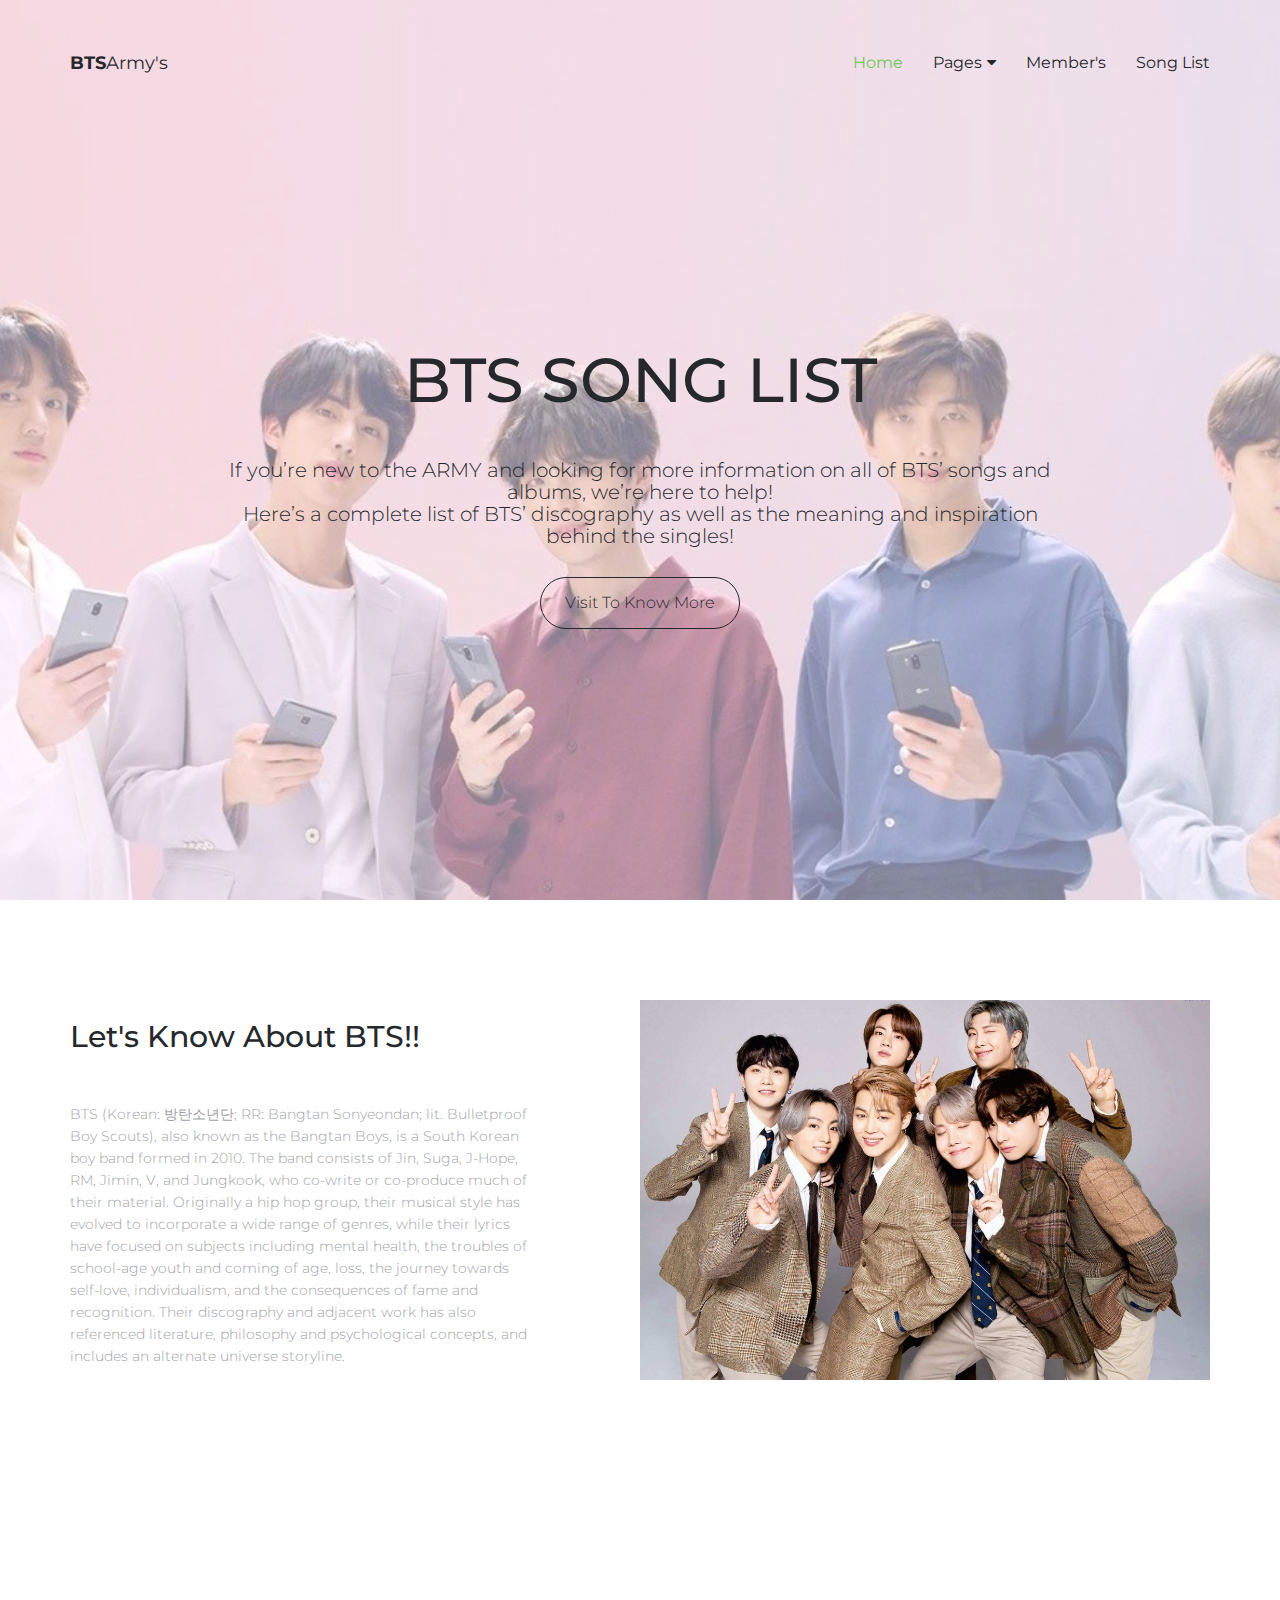
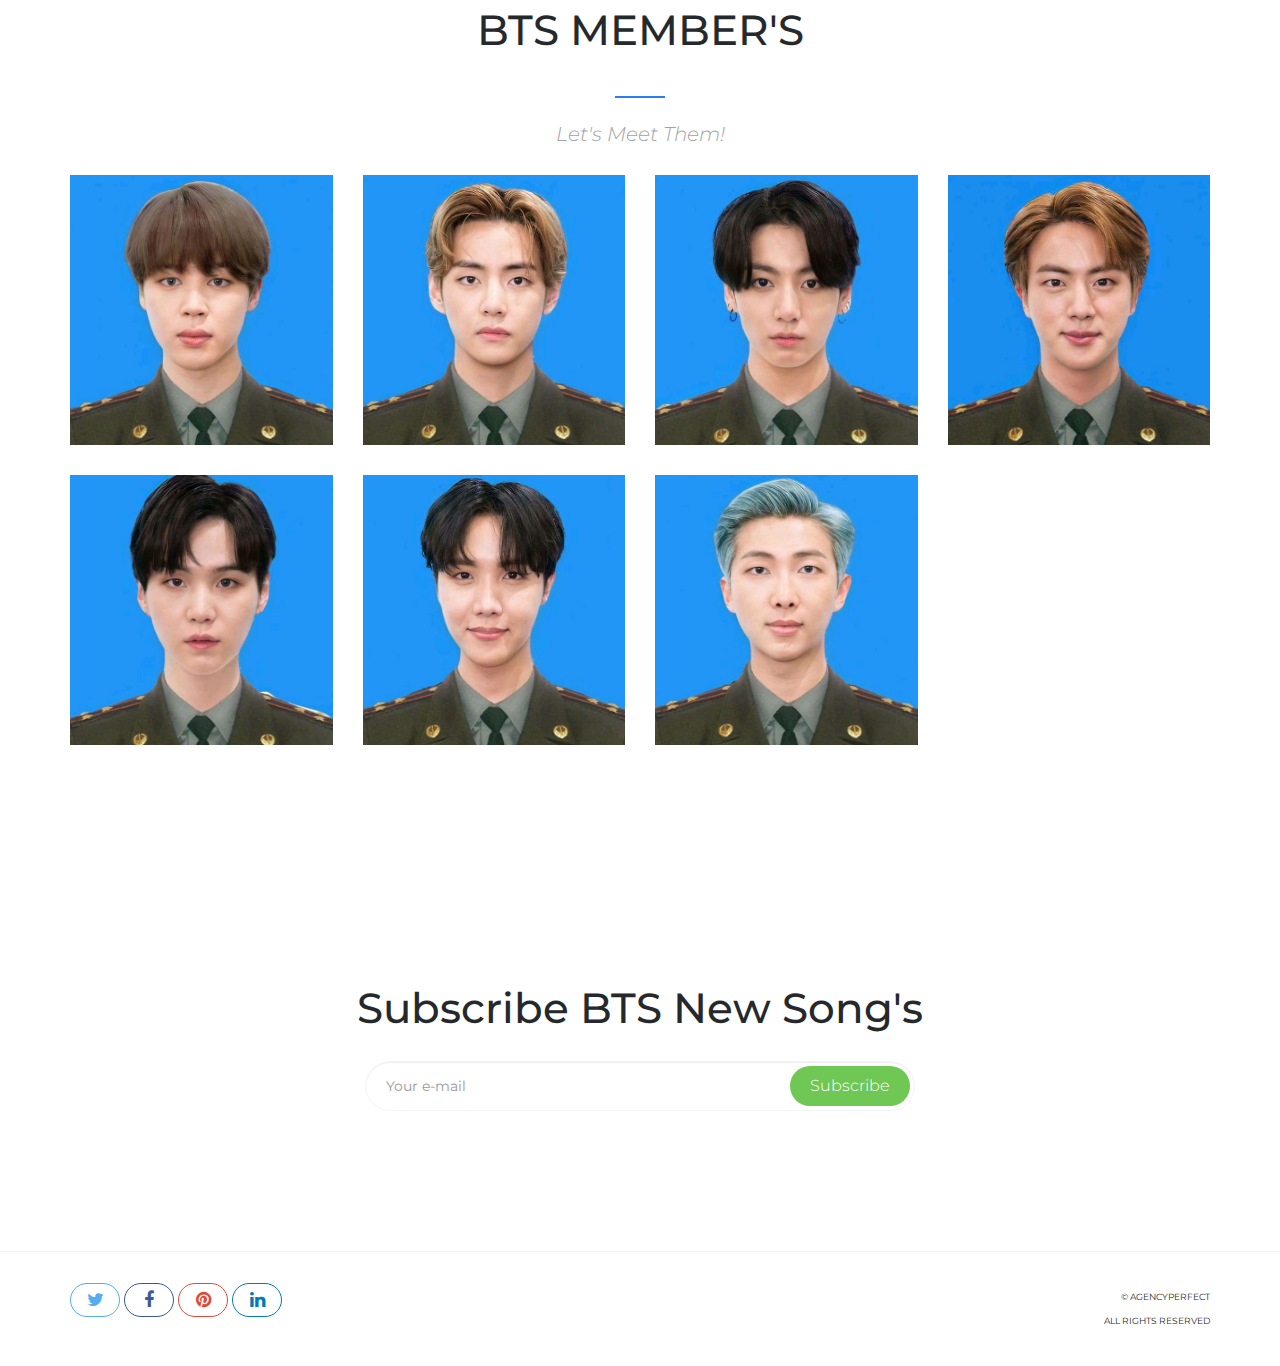
<file: index.html>
<!DOCTYPE html>
<html lang="en">
<head>

    <!-- Basic Page Needs
    ================================================== -->
    <meta http-equiv="Content-Type" content="text/html; charset=utf-8">
    <meta http-equiv="X-UA-Compatible" content="IE=edge">

    <title>My Responsive Website</title>

    <meta name="description" content="">
    <meta name="author" content="">
    <meta name="keywords" content="">

    <!-- Mobile Specific Metas
    ================================================== -->
    <meta name="viewport" content="width=device-width, minimum-scale=1.0, maximum-scale=1.0">
    <meta name="apple-mobile-web-app-capable" content="yes">

    <!-- Fonts -->
    <link href="https://fonts.googleapis.com/css?family=Montserrat:300,300i,400,600,700" rel="stylesheet">
    <link rel="stylesheet" href="http://cdnjs.cloudflare.com/ajax/libs/font-awesome/4.4.0/css/font-awesome.min.css">

    <!-- Favicon
    ================================================== -->
    <link rel="apple-touch-icon" sizes="180x180" href="assets/img/apple-touch-icon.png">
    <link rel="icon" type="image/png" sizes="16x16" href="assets/img/favicon.png">

    <!-- Stylesheets
    ================================================== -->
    <!-- Bootstrap core CSS -->
    <link href="assets/css/bootstrap.min.css" rel="stylesheet">

    <!-- Custom styles for this template -->
    <link href="assets/css/style.css" rel="stylesheet">
    <link href="assets/css/responsive.css" rel="stylesheet">

    <!-- HTML5 shim and Respond.js IE8 support of HTML5 elements and media queries -->
    <!--[if lt IE 9]>
    <script src="https://oss.maxcdn.com/libs/html5shiv/3.7.0/html5shiv.js"></script>
    <script src="https://oss.maxcdn.com/libs/respond.js/1.4.2/respond.min.js"></script>
    <![endif]-->

</head>
<body>

    <header id="masthead" class="site-header">
        <nav id="primary-navigation" class="site-navigation">
            <div class="container">

                <div class="navbar-header">
                   
                    <a class="site-title"><span>BTS</span>Army's</a>

                </div><!-- /.navbar-header -->

                <div class="collapse navbar-collapse" id="agency-navbar-collapse">

                    <ul class="nav navbar-nav navbar-right">

                        <li class="active"><a href="index.html" data-toggle="dropdown">Home</a></li>
                        <li class="dropdown"><a href="#" class="dropdown-toggle" data-toggle="dropdown">Pages<i class="fa fa-caret-down hidden-xs" aria-hidden="true"></i></a>

                            <ul class="dropdown-menu" role="menu" aria-labelledby="menu1">
                              <li><a href="member's.html">Member's</a></li>
                              <li><a href="Song list.html">Song List</a></li>
                            </ul>

                        </li>
                        <li><a href="member's.html">Member's</a></li>
                        <li><a href="Song list.html">Song List</a></li>
                        

                    </ul>

                </div>

            </div>   
        </nav><!-- /.site-navigation -->
    </header><!-- /#mastheaed -->

    <div id="hero" class="hero overlay">
        <div class="hero-content">
            <div class="hero-text">
                <h1>BTS SONG LIST</h1>
                <p>If you’re new to the ARMY and looking for more information on all of BTS’ songs and albums, we’re here to help! <br>Here’s a complete list of BTS’ discography as well as the meaning and inspiration behind the singles!</p>
                <a href="#" class="btn btn-border">Visit To Know More</a>
            </div><!-- /.hero-text -->
        </div><!-- /.hero-content -->
    </div><!-- /.hero -->

    <main id="main" class="site-main">

        <section class="site-section section-features">
            <div class="container">
                <div class="row">
                    <div class="col-sm-5">
                        <h2>Let's Know About BTS!!</h2>
                        <p>BTS (Korean: 방탄소년단; RR: Bangtan Sonyeondan; lit. Bulletproof Boy Scouts), also known as the Bangtan Boys, is a South Korean boy band formed in 2010. The band consists of Jin, Suga, J-Hope, RM, Jimin, V, and Jungkook, who co-write or co-produce much of their material. Originally a hip hop group, their musical style has evolved to incorporate a wide range of genres, while their lyrics have focused on subjects including mental health, the troubles of school-age youth and coming of age, loss, the journey towards self-love, individualism, and the consequences of fame and recognition. Their discography and adjacent work has also referenced literature, philosophy and psychological concepts, and includes an alternate universe storyline.</p>
                    </div>
                    <div class="col-sm-7 hidden-xs">
                        <img src="assets/img/members.jpg" alt="">
                    </div>
                </div>
            </div>
        </section><!-- /.section-features -->

       

        

        <section class="site-section section-portfolio">
            <div class="container">
                <div class="text-center">
                    <h2 class="heading-separator">BTS MEMBER'S</h2>
                    <p class="subheading-text">Let's Meet Them!</p>
                </div>
                <div class="row">
                    <div class="col-lg-3 col-md-4 col-xs-6">
                        <div class="portfolio-item">
                            <img src="assets/img/member_1.jpg" class="img-res" alt="">
                            <h4 class="portfolio-item-title">Member # 1<br>---JIMIN ---</h4>
                            
                            <a href="portfolio-item.html"><i class="fa fa-arrow-right" aria-hidden="true"></i></a>
                        </div><!-- /.portfolio-item -->
                    </div>
                    <div class="col-lg-3 col-md-4 col-xs-6">
                        <div class="portfolio-item">
                            <img src="assets/img/member_2.jpg" class="img-res" alt="">
                            <h4 class="portfolio-item-title">Member # 2<br>---V---</h4>
                            <a href="portfolio-item.html"><i class="fa fa-arrow-right" aria-hidden="true"></i></a>
                        </div><!-- /.portfolio-item -->
                    </div>
                    <div class="col-lg-3 col-md-4 col-xs-6">
                        <div class="portfolio-item">
                            <img src="assets/img/member_3.jpg" class="img-res" alt="">
                            <h4 class="portfolio-item-title">Member # 3<br>---JUNGKOOK---</h4>
                            <a href="portfolio-item.html"><i class="fa fa-arrow-right" aria-hidden="true"></i></a>
                        </div><!-- /.portfolio-item -->
                    </div>
                    <div class="col-lg-3 col-md-4 col-xs-6">
                        <div class="portfolio-item">
                            <img src="assets/img/member_4.jpg" class="img-res" alt="">
                            <h4 class="portfolio-item-title">Member # 4<br>---JIN---</h4>
                            <a href="portfolio-item.html"><i class="fa fa-arrow-right" aria-hidden="true"></i></a>
                        </div><!-- /.portfolio-item -->
                    </div>
                    <div class="col-lg-3 col-md-4 col-xs-6">
                        <div class="portfolio-item">
                            <img src="assets/img/member_5.jpg" class="img-res" alt="">
                            <h4 class="portfolio-item-title">Member # 5<br>---SUGA---</h4>
                            <a href="portfolio-item.html"><i class="fa fa-arrow-right" aria-hidden="true"></i></a>
                        </div><!-- /.portfolio-item -->
                    </div>
                    <div class="col-lg-3 col-md-4 col-xs-6">
                        <div class="portfolio-item">
                            <img src="assets/img/member_6.jpg" class="img-res" alt="">
                            <h4 class="portfolio-item-title">Member # 6<br>---J-HOPE---</h4>
                            <a href="portfolio-item.html"><i class="fa fa-arrow-right" aria-hidden="true"></i></a>
                        </div><!-- /.portfolio-item -->
                    </div>
                    <div class="col-lg-3 col-md-4 col-xs-6">
                        <div class="portfolio-item">
                            <img src="assets/img/member_7.jpg" class="img-res" alt="">
                            <h4 class="portfolio-item-title">Member # 7<br>---RM---</h4>
                            <a href="portfolio-item.html"><i class="fa fa-arrow-right" aria-hidden="true"></i></a>
                        </div><!-- /.portfolio-item -->
                    </div>
                    
                </div>
            </div>
        </section><!-- /.section-portfolio -->

        <section class="site-section section-newsletter text-center">
            <div class="container">
                <h2>Subscribe BTS New Song's</h2>
                <form class="form-group newsletter-group">
                    <input type="email" class="form-control" placeholder="Your e-mail" required>
                    <button class="btn btn-green" type="button">Subscribe</button>
                </form><!-- /.newsletter-group -->
            </div>
        </section><!-- /.section-newsletter -->

    </main><!-- /#main -->

        <div class="copyright">
            <div class="container">
                <div class="row">
                    <div class="col-xs-8">
                        <div class="social-links">
                            <a class="twitter-bg" href="#"><i class="fa fa-twitter"></i></a>
                            <a class="facebook-bg" href="#"><i class="fa fa-facebook"></i></a>
                            <a class="pinterest" href="#"><i class="fa fa-pinterest"></i></a>
                            <a class="linkedin-bg" href="#"><i class="fa fa-linkedin"></i></a>
                        </div><!-- /.social-links -->
                    </div>
                    <div class="col-xs-4">
                        <div class="text-right">
                            <p>&copy; AgencyPerfect</p>
                            <p>All Rights Reserved</p>
                        </div>
                    </div>
                </div>
            </div>
        </div><!-- /.copyright -->
    </footer><!-- /#footer -->


    <!-- Bootstrap core JavaScript
    ================================================== -->
    <!-- Placed at the end of the document so the pages load faster -->
    <script src="https://ajax.googleapis.com/ajax/libs/jquery/3.1.1/jquery.min.js"></script>
    <script src="assets/js/bootstrap.min.js"></script>
    <script src="assets/js/bootstrap-select.min.js"></script>
    <script src="assets/js/jquery.slicknav.min.js"></script>
    <script src="assets/js/jquery.countTo.min.js"></script>
    <script src="assets/js/jquery.shuffle.min.js"></script>
    <script src="assets/js/script.js"></script>
  
</body>
</html>
</file>
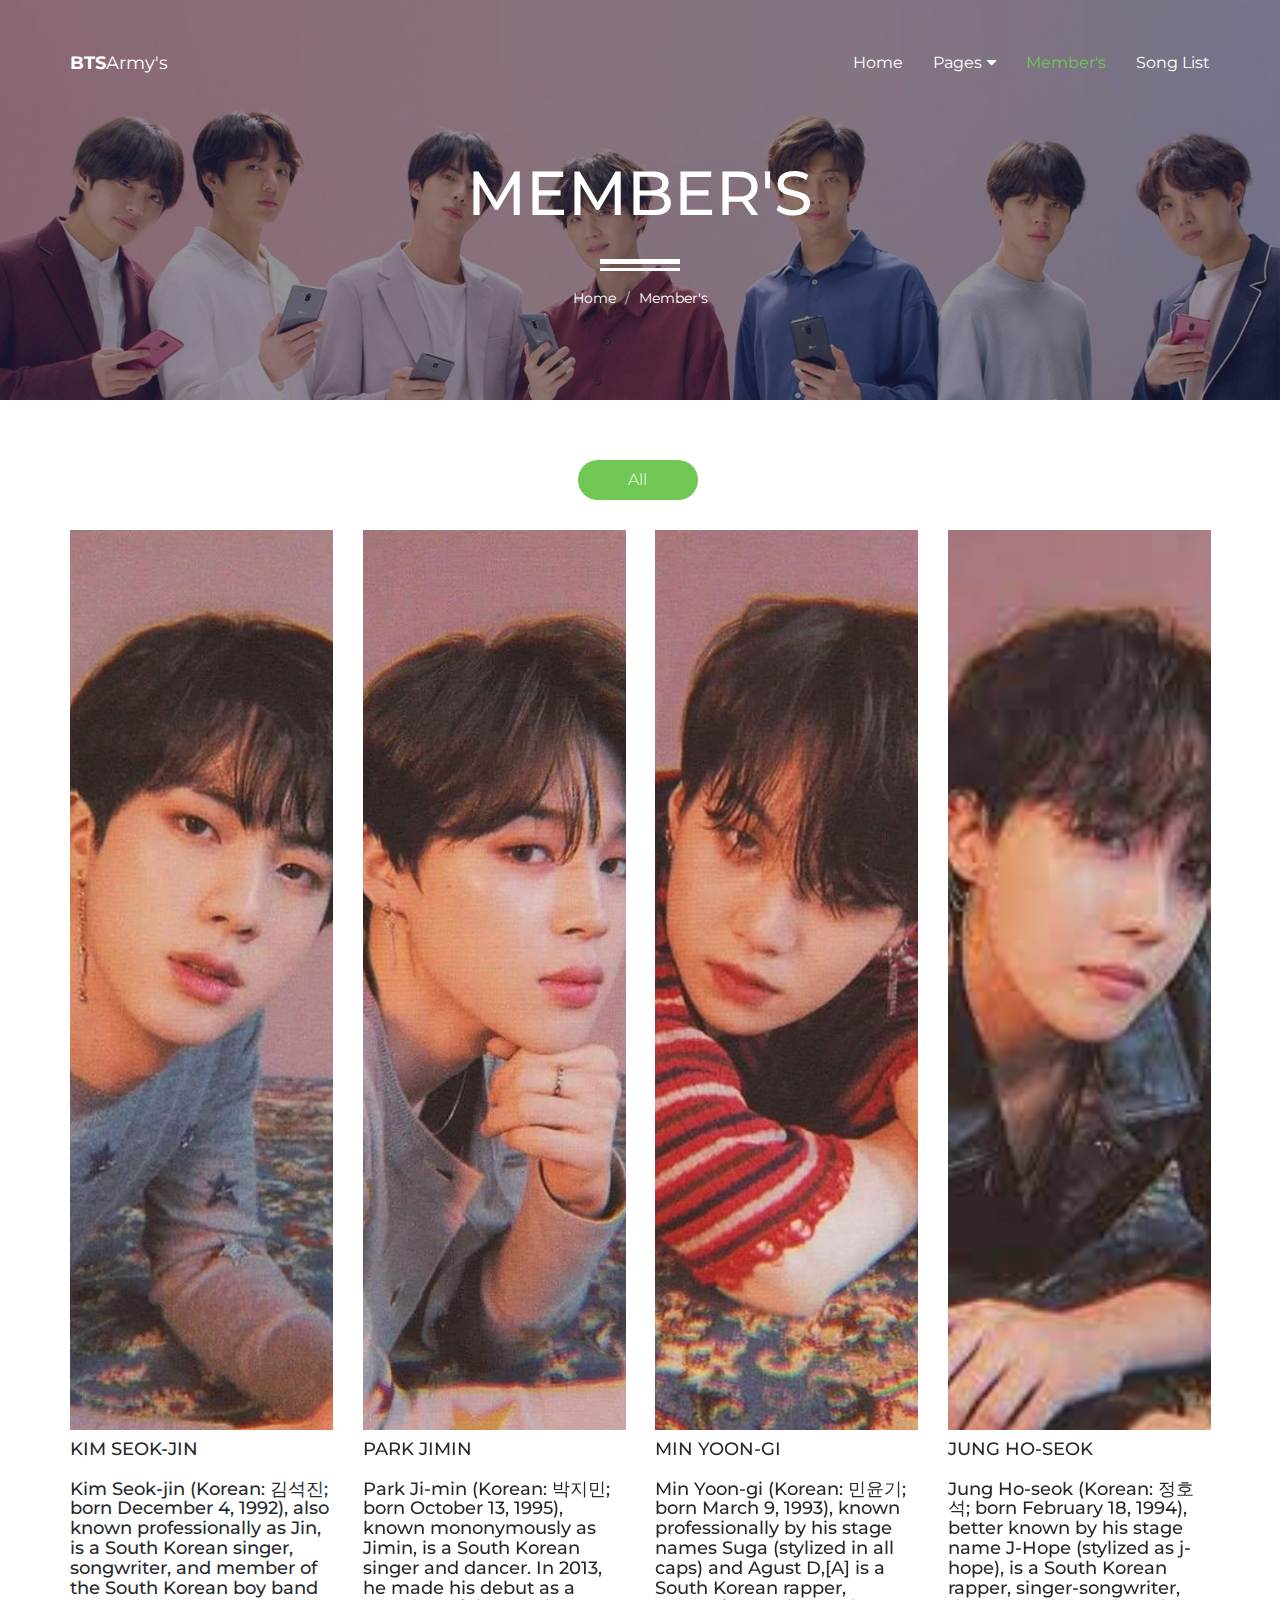
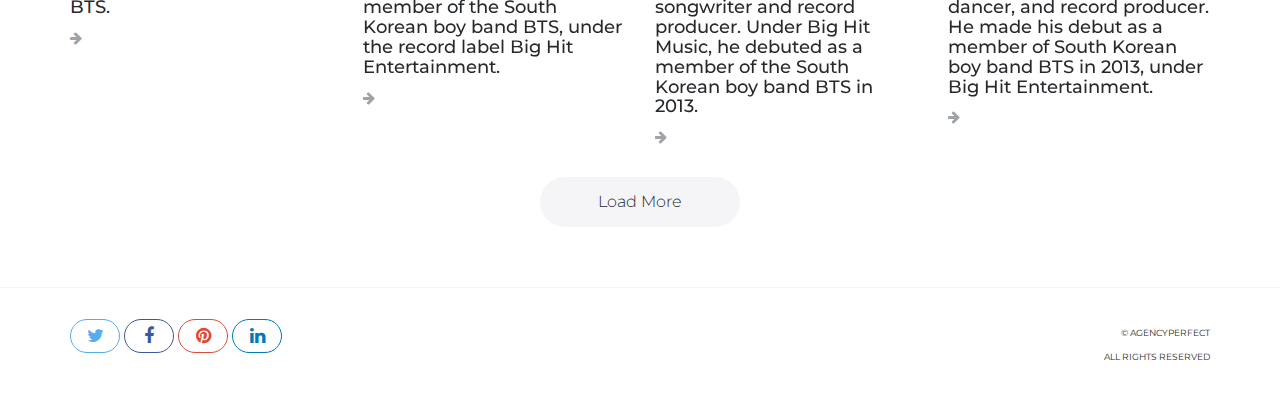
<file: member's.html>
<!DOCTYPE html>
<html lang="en">
<head>

    <!-- Basic Page Needs
    ================================================== -->
    <meta http-equiv="Content-Type" content="text/html; charset=utf-8">
    <meta http-equiv="X-UA-Compatible" content="IE=edge">

    <title>Member's | My Responsive Websitet</title>

    <meta name="description" content="">
    <meta name="author" content="">
    <meta name="keywords" content="">

    <!-- Mobile Specific Metas
    ================================================== -->
    <meta name="viewport" content="width=device-width, minimum-scale=1.0, maximum-scale=1.0">
    <meta name="apple-mobile-web-app-capable" content="yes">

    <!-- Fonts -->
    <link href="https://fonts.googleapis.com/css?family=Montserrat:300,300i,400,600,700" rel="stylesheet">
    <link rel="stylesheet" href="http://cdnjs.cloudflare.com/ajax/libs/font-awesome/4.4.0/css/font-awesome.min.css">

    <!-- Favicon
    ================================================== -->
    <link rel="apple-touch-icon" sizes="180x180" href="assets/img/apple-touch-icon.png">
    <link rel="icon" type="image/png" sizes="16x16" href="assets/img/favicon.png">

    <!-- Stylesheets
    ================================================== -->
    <!-- Bootstrap core CSS -->
    <link href="assets/css/bootstrap.min.css" rel="stylesheet">

    <!-- Custom styles for this template -->
    <link href="assets/css/style.css" rel="stylesheet">
    <link href="assets/css/responsive.css" rel="stylesheet">

    <!-- HTML5 shim and Respond.js IE8 support of HTML5 elements and media queries -->
    <!--[if lt IE 9]>
    <script src="https://oss.maxcdn.com/libs/html5shiv/3.7.0/html5shiv.js"></script>
    <script src="https://oss.maxcdn.com/libs/respond.js/1.4.2/respond.min.js"></script>
    <![endif]-->

</head>
<body>

    <header id="masthead" class="site-header site-header-white">
        <nav id="primary-navigation" class="site-navigation">
            <div class="container">

                <div class="navbar-header">
                   
                    <a href="index.html" class="site-title"><span>BTS</span>Army's</a>

                </div><!-- /.navbar-header -->

                <div class="collapse navbar-collapse" id="agency-navbar-collapse">

                    <ul class="nav navbar-nav navbar-right">

                        <li><a href="index.html">Home</a></li>
                        <li class="dropdown"><a href="#" class="dropdown-toggle" data-toggle="dropdown">Pages<i class="fa fa-caret-down hidden-xs" aria-hidden="true"></i></a>

                            <ul class="dropdown-menu" role="menu" aria-labelledby="menu1">
                              <li><a href="member's.html">Member's</a></li>
                              <li><a href="Song list.html">Song List</a></li>
                            </ul>

                        </li>
                        <li class="active"><a href="member's.html">Member's</a></li>
                        <li><a href="Song list.html">Song List</a></li>
                        
                        
                    </ul>

                </div>

            </div>   
        </nav><!-- /.site-navigation -->
    </header><!-- /#mastheaed -->

    <div id="hero" class="hero overlay subpage-hero portfolio-hero">
        <div class="hero-content">
            <div class="hero-text">
                <h1>MEMBER'S</h1>
                <ol class="breadcrumb">
                  <li class="breadcrumb-item"><a href="#">Home</a></li>
                  <li class="breadcrumb-item active">Member's</li>
                </ol>
            </div><!-- /.hero-text -->
        </div><!-- /.hero-content -->
    </div><!-- /.hero -->

    <main id="main" class="site-main">

        <section class="site-section subpage-site-section section-portfolio">
            <div class="container">

                <ul class="portfolio-sorting list-inline text-center">
                    <li><a href="#" class="btn btn-gray active" data-group="all">All</a></li>
                    
                </ul><!-- /.portfolio-sorting  -->

                <div id="grid" class="row">
                    <div class="col-lg-3 col-md-4 col-xs-6" data-groups='["webdesign"]'>
                        <div class="member's item">
                            <img src="assets/img/1.jpg" class="img-res" alt="">
                            <h4 class="member's item-title">KIM SEOK-JIN<br><br>Kim Seok-jin (Korean: 김석진; born December 4, 1992), also known professionally as Jin, is a South Korean singer, songwriter, and member of the South Korean boy band BTS.</h4>
                            <a href="member's item.html"><i class="fa fa-arrow-right" aria-hidden="true"></i></a>
                        </div><!-- /.portfolio-item -->
                    </div>
                    <div class="col-lg-3 col-md-4 col-xs-6" data-groups='["mobileapp"]'>
                        <div class="member's item">
                            <img src="assets/img/2.jpg" class="img-res" alt="">
                            <h4 class="member's item-title">PARK JIMIN<br><br>Park Ji-min (Korean: 박지민; born October 13, 1995), known mononymously as Jimin, is a South Korean singer and dancer. In 2013, he made his debut as a member of the South Korean boy band BTS, under the record label Big Hit Entertainment.</h4>
                            <a href="member's item.html"><i class="fa fa-arrow-right" aria-hidden="true"></i></a>
                        </div><!-- /.portfolio-item -->
                    </div>
                    <div class="col-lg-3 col-md-4 col-xs-6" data-groups='["illustration"]'>
                        <div class="member's item">
                            <img src="assets/img/3.jpg" class="img-res" alt="">
                            <h4 class="member's item-title">MIN YOON-GI<br><br>Min Yoon-gi (Korean: 민윤기; born March 9, 1993), known professionally by his stage names Suga (stylized in all caps) and Agust D,[A] is a South Korean rapper, songwriter and record producer. Under Big Hit Music, he debuted as a member of the South Korean boy band BTS in 2013.</h4>
                            <a href="member's item.html"><i class="fa fa-arrow-right" aria-hidden="true"></i></a>
                        </div><!-- /.portfolio-item -->
                    </div>
                    <div class="col-lg-3 col-md-4 col-xs-6" data-groups='["branding"]'>
                        <div class="member's item">
                            <img src="assets/img/4.jpg" class="img-res" alt="">
                            <h4 class="member's item-title">JUNG HO-SEOK<br><br>Jung Ho-seok (Korean: 정호석; born February 18, 1994), better known by his stage name J-Hope (stylized as j-hope), is a South Korean rapper, singer-songwriter, dancer, and record producer. He made his debut as a member of South Korean boy band BTS in 2013, under Big Hit Entertainment.</h4>
                            <a href="member's item.html"><i class="fa fa-arrow-right" aria-hidden="true"></i></a>
                        </div><!-- /.portfolio-item -->
                    </div>
                    <div class="col-lg-3 col-md-4 col-xs-6" data-groups='["photography"]'>
                        <div class="member's item">
                            <img src="assets/img/5.jpg" class="img-res" alt="">
                            <h4 class="member's item-title">KIM TAE-HYUNG<br><br>Kim Tae-hyung (Korean: 김태형; born December 30, 1995),[1] also known professionally as V, is a South Korean singer and member of the boy band BTS.[2] </h4>
                            <a href="member's item.html"><i class="fa fa-arrow-right" aria-hidden="true"></i></a>
                        </div><!-- /.portfolio-item -->
                    </div>
                    <div class="col-lg-3 col-md-4 col-xs-6" data-groups='["illustration"]'>
                        <div class="member's item">
                            <img src="assets/img/6.jpg" class="img-res" alt="">
                            <h4 class="member's item-title">JEON JUNG-KOOK<br><br>Jeon Jung-kook (Korean: 전정국; born September 1, 1997), known mononymously as Jungkook (stylized as Jung Kook), is a South Korean singer. He is a member and vocalist of the South Korean boy band BTS.</h4>
                            <a href="member's item.html"><i class="fa fa-arrow-right" aria-hidden="true"></i></a>
                        </div><!-- /.portfolio-item -->
                    </div>
                    <div class="col-lg-3 col-md-4 col-xs-6" data-groups='["mobileapp"]'>
                        <div class="member's item">
                            <img src="assets/img/7.jpg" class="img-res" alt="">
                            <h4 class="member's item-title">KIM NAM-JOON<br><br>Kim Nam-joon (Korean: 김남준; born September 12, 1994), known professionally as RM (formerly Rap Monster), is a South Korean rapper, singer, songwriter, and record producer. He is the leader of South Korean boy band BTS.</h4>
                            <a href="member's item.html"><i class="fa fa-arrow-right" aria-hidden="true"></i></a>
                        </div><!-- /.portfolio-item -->
                    </div>
                    
                </div>
                <div class="text-center">
                    <a class="btn btn-gray" href="#" id="loadMore">Load More</a>
                </div>

            </div>
        </section><!-- /.section-portfolio -->

    </main><!-- /#main -->


        <div class="copyright">
            <div class="container">
                <div class="row">
                    <div class="col-xs-8">
                        <div class="social-links">
                            <a class="twitter-bg" href="#"><i class="fa fa-twitter"></i></a>
                            <a class="facebook-bg" href="#"><i class="fa fa-facebook"></i></a>
                            <a class="pinterest" href="#"><i class="fa fa-pinterest"></i></a>
                            <a class="linkedin-bg" href="#"><i class="fa fa-linkedin"></i></a>
                        </div><!-- /.social-links -->
                    </div>
                    <div class="col-xs-4">
                        <div class="text-right">
                            <p>&copy; AgencyPerfect</p>
                            <p>All Rights Reserved</p>
                        </div>
                    </div>
                </div>
            </div>
        </div><!-- /.copyright -->
    </footer><!-- /#footer -->



    <!-- Bootstrap core JavaScript
    ================================================== -->
    <!-- Placed at the end of the document so the pages load faster -->
    <script src="https://ajax.googleapis.com/ajax/libs/jquery/3.1.1/jquery.min.js"></script>
    <script src="assets/js/bootstrap.min.js"></script>
    <script src="assets/js/bootstrap-select.min.js"></script>
    <script src="assets/js/jquery.slicknav.min.js"></script>
    <script src="assets/js/jquery.countTo.min.js"></script>
    <script src="assets/js/jquery.shuffle.min.js"></script>
    <script src="assets/js/script.js"></script>
  
</body>
</html>
</file>
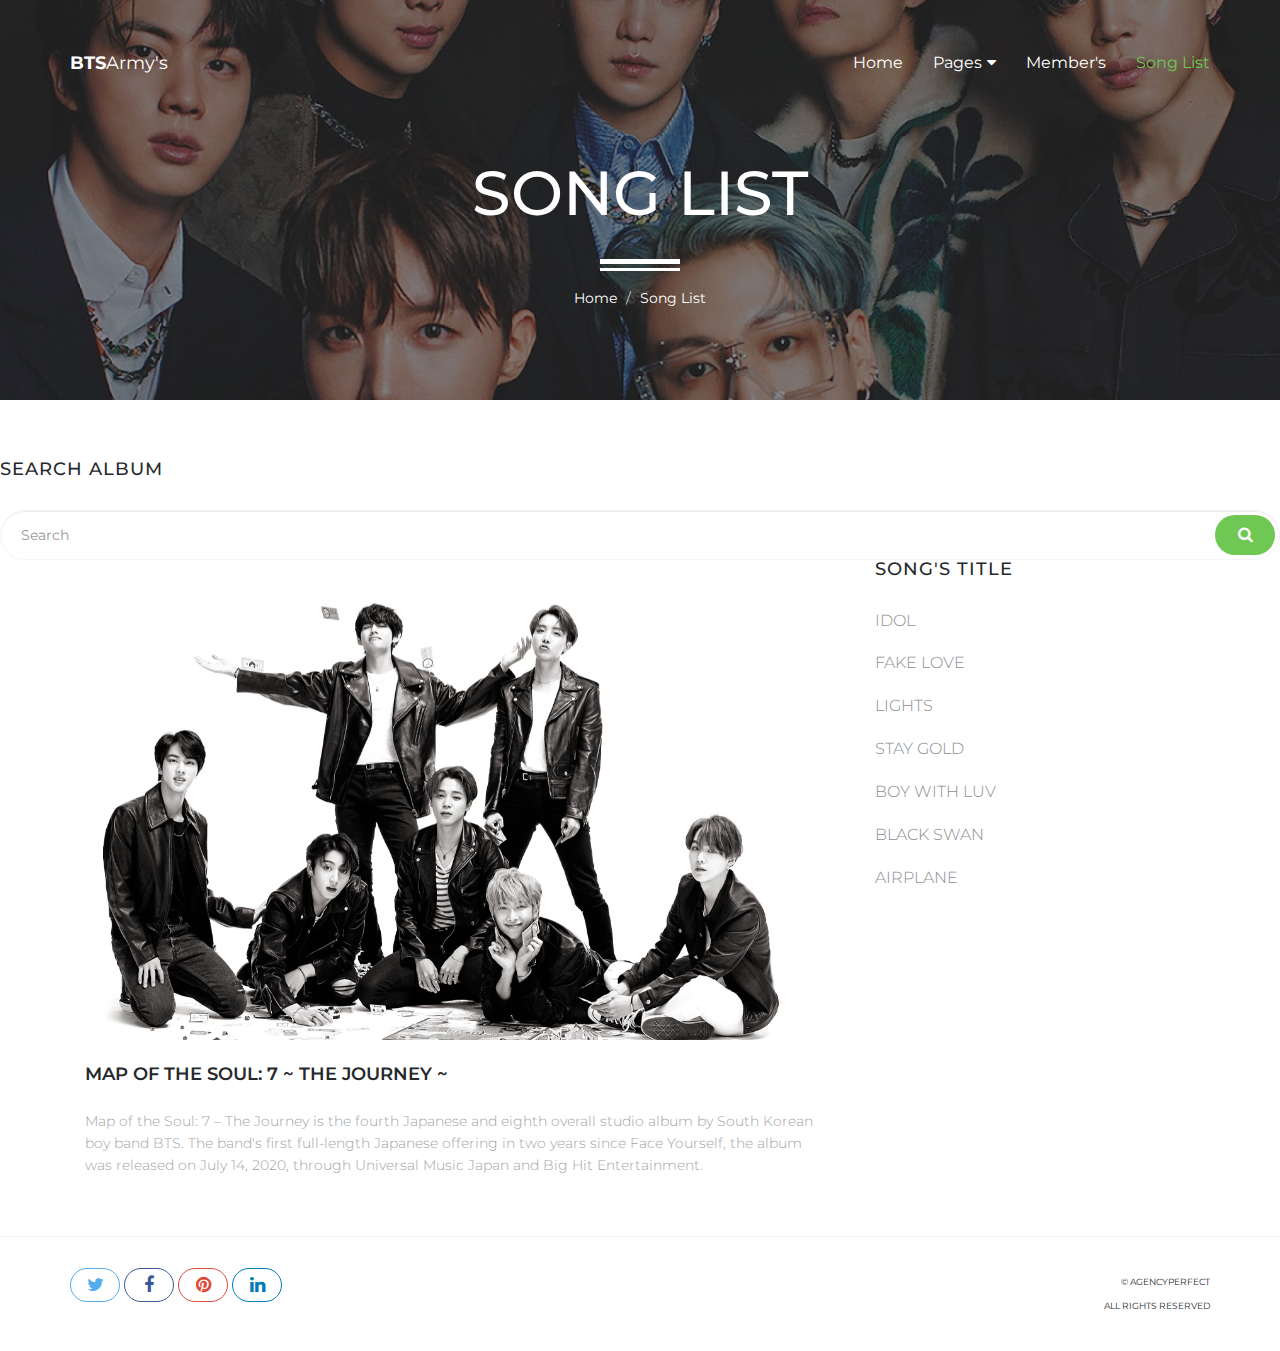
<file: Song list.html>
<!DOCTYPE html>
<html lang="en">
<head>

    <!-- Basic Page Needs
    ================================================== -->
    <meta http-equiv="Content-Type" content="text/html; charset=utf-8">
    <meta http-equiv="X-UA-Compatible" content="IE=edge">

    <title>Song List | My Responsive Website</title>

    <meta name="description" content="">
    <meta name="author" content="">
    <meta name="keywords" content="">

    <!-- Mobile Specific Metas
    ================================================== -->
    <meta name="viewport" content="width=device-width, minimum-scale=1.0, maximum-scale=1.0">
    <meta name="apple-mobile-web-app-capable" content="yes">

    <!-- Fonts -->
    <link href="https://fonts.googleapis.com/css?family=Montserrat:300,300i,400,600,700" rel="stylesheet">
    <link rel="stylesheet" href="http://cdnjs.cloudflare.com/ajax/libs/font-awesome/4.4.0/css/font-awesome.min.css">

    <!-- Favicon
    ================================================== -->
    <link rel="apple-touch-icon" sizes="180x180" href="assets/img/apple-touch-icon.png">
    <link rel="icon" type="image/png" sizes="16x16" href="assets/img/favicon.png">

    <!-- Stylesheets
    ================================================== -->
    <!-- Bootstrap core CSS -->
    <link href="assets/css/bootstrap.min.css" rel="stylesheet">

    <!-- Custom styles for this template -->
    <link href="assets/css/style.css" rel="stylesheet">
    <link href="assets/css/responsive.css" rel="stylesheet">

    <!-- HTML5 shim and Respond.js IE8 support of HTML5 elements and media queries -->
    <!--[if lt IE 9]>
    <script src="https://oss.maxcdn.com/libs/html5shiv/3.7.0/html5shiv.js"></script>
    <script src="https://oss.maxcdn.com/libs/respond.js/1.4.2/respond.min.js"></script>
    <![endif]-->

</head>
<body>

    <header id="masthead" class="site-header site-header-white">
        <nav id="primary-navigation" class="site-navigation">
            <div class="container">

                <div class="navbar-header">
                   
                    <a href="index.html" class="site-title"><span>BTS</span>Army's</a>

                </div><!-- /.navbar-header -->

                <div class="collapse navbar-collapse" id="agency-navbar-collapse">

                    <ul class="nav navbar-nav navbar-right">

                        <li><a href="index.html">Home</a></li>
                        <li class="dropdown"><a href="#" class="dropdown-toggle" data-toggle="dropdown">Pages<i class="fa fa-caret-down hidden-xs" aria-hidden="true"></i></a>

                            <ul class="dropdown-menu" role="menu" aria-labelledby="menu1">
                              <li><a href="member's.html">Member's</a></li>
                              <li><a href="Song list.html">Song List</a></li>
                            </ul>

                        </li>
                        <li><a href="member's.html">Member's</a></li>
                        <li class="active"><a href="Song list.html">Song List</a></li>
                        
                    
                    </ul>

                </div>

            </div>   
        </nav><!-- /.site-navigation -->
    </header><!-- /#mastheaed -->

    <div id="hero" class="hero overlay subpage-hero blog-hero">
        <div class="hero-content">
            <div class="hero-text">
                <h1>SONG LIST</h1>
                <ol class="breadcrumb">
                  <li class="breadcrumb-item"><a href="#">Home</a></li>
                  <li class="breadcrumb-item active">Song List</li>
                </ol>
            </div><!-- /.hero-text -->
        </div><!-- /.hero-content -->
    </div><!-- /.hero -->

    <main id="main" class="site-main">

        <section class="site-section subpage-site-section section-blog">
            <div class="widget search-form">
                                <h4 class="widget-title">Search Album</h4>
                                <form class="form-group">
                                    <input type="text" class="form-control" placeholder="Search" required>
                                    <button class="btn btn-green" type="button"><i class="fa fa-search" aria-hidden="true"></i></button>
                                </form>
                            </div><!-- /.search-form -->
            <div class="container">
                <div class="col-md-8">
                        <article class="blog-post">
                            <img src="assets/img/11.jpg" class="img-res" alt="">
                            <div class="post-content">
                                <h2 class="post-title">Map of the Soul: 7 ~ The Journey ~</h2>
                               
                                <p>Map of the Soul: 7 – The Journey is the fourth Japanese and eighth overall studio album by South Korean boy band BTS. The band's first full-length Japanese offering in two years since Face Yourself, the album was released on July 14, 2020, through Universal Music Japan and Big Hit Entertainment.</p>
                            </div><!-- /.post-content -->
                        </article><!-- /.blog-post -->
                        
                    </div>
                    <aside class="col-md-4">
                        <div class="sidebar">
                            <div class="widget widget-recent-posts">
                                <h4 class="widget-title">SONG'S TITLE</h4>
                                <ul class="list-unstyled">
                                    <li><a href="#">IDOL</a></li>
                                    <li><a href="#">FAKE LOVE</a></li>
                                    <li><a href="#">LIGHTS</a></li>
                                    <li><a href="#">STAY GOLD</a></li>
                                    <li><a href="#">BOY WITH LUV</a></li>
                                    <li><a href="#">BLACK SWAN</a></li>
                                    <li><a href="#">AIRPLANE</a></li>
                                </ul>
                            </div><!-- /.widget-recent-posts -->
                        </div><!-- /.sidebar -->
                    </aside>
                </div>
            </div>
        </section><!-- /.section-portfolio -->

    </main><!-- /#main -->
        <div class="copyright">
            <div class="container">
                <div class="row">
                    <div class="col-xs-8">
                        <div class="social-links">
                            <a class="twitter-bg" href="#"><i class="fa fa-twitter"></i></a>
                            <a class="facebook-bg" href="#"><i class="fa fa-facebook"></i></a>
                            <a class="pinterest" href="#"><i class="fa fa-pinterest"></i></a>
                            <a class="linkedin-bg" href="#"><i class="fa fa-linkedin"></i></a>
                        </div><!-- /.social-links -->
                    </div>
                    <div class="col-xs-4">
                        <div class="text-right">
                            <p>&copy; AgencyPerfect</p>
                            <p>All Rights Reserved</p>
                        </div>
                    </div>
                </div>
            </div>
        </div><!-- /.copyright -->
    </footer><!-- /#footer -->



    <!-- Bootstrap core JavaScript
    ================================================== -->
    <!-- Placed at the end of the document so the pages load faster -->
    <script src="https://ajax.googleapis.com/ajax/libs/jquery/3.1.1/jquery.min.js"></script>
    <script src="assets/js/bootstrap.min.js"></script>
    <script src="assets/js/bootstrap-select.min.js"></script>
    <script src="assets/js/jquery.slicknav.min.js"></script>
    <script src="assets/js/jquery.countTo.min.js"></script>
    <script src="assets/js/jquery.shuffle.min.js"></script>
    <script src="assets/js/script.js"></script>
  
</body>
</html>
</file>
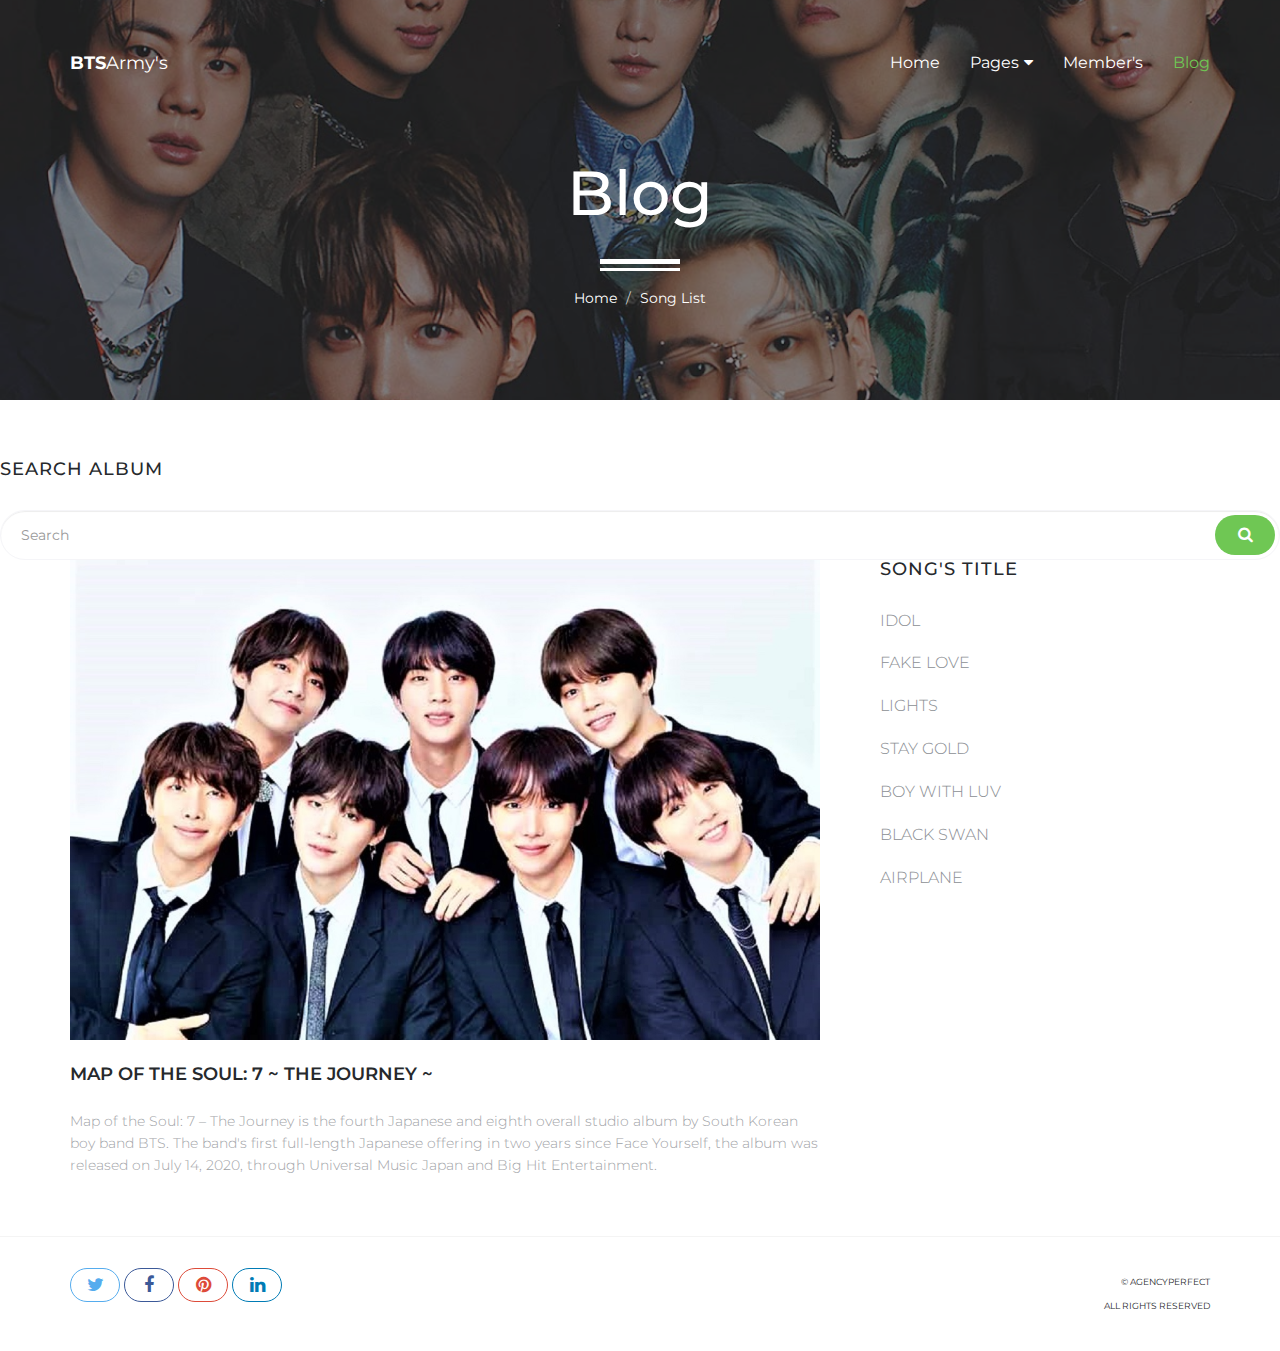
<file: songlist.html>
<!DOCTYPE html>
<html lang="en">
<head>

    <!-- Basic Page Needs
    ================================================== -->
    <meta http-equiv="Content-Type" content="text/html; charset=utf-8">
    <meta http-equiv="X-UA-Compatible" content="IE=edge">

    <title>Song List | My Responsive Website</title>

    <meta name="description" content="">
    <meta name="author" content="">
    <meta name="keywords" content="">

    <!-- Mobile Specific Metas
    ================================================== -->
    <meta name="viewport" content="width=device-width, minimum-scale=1.0, maximum-scale=1.0">
    <meta name="apple-mobile-web-app-capable" content="yes">

    <!-- Fonts -->
    <link href="https://fonts.googleapis.com/css?family=Montserrat:300,300i,400,600,700" rel="stylesheet">
    <link rel="stylesheet" href="http://cdnjs.cloudflare.com/ajax/libs/font-awesome/4.4.0/css/font-awesome.min.css">

    <!-- Favicon
    ================================================== -->
    <link rel="apple-touch-icon" sizes="180x180" href="assets/img/apple-touch-icon.png">
    <link rel="icon" type="image/png" sizes="16x16" href="assets/img/favicon.png">

    <!-- Stylesheets
    ================================================== -->
    <!-- Bootstrap core CSS -->
    <link href="assets/css/bootstrap.min.css" rel="stylesheet">

    <!-- Custom styles for this template -->
    <link href="assets/css/style.css" rel="stylesheet">
    <link href="assets/css/responsive.css" rel="stylesheet">

    <!-- HTML5 shim and Respond.js IE8 support of HTML5 elements and media queries -->
    <!--[if lt IE 9]>
    <script src="https://oss.maxcdn.com/libs/html5shiv/3.7.0/html5shiv.js"></script>
    <script src="https://oss.maxcdn.com/libs/respond.js/1.4.2/respond.min.js"></script>
    <![endif]-->

</head>
<body>

    <header id="masthead" class="site-header site-header-white">
        <nav id="primary-navigation" class="site-navigation">
            <div class="container">

                <div class="navbar-header">
                   
                    <a href="index.html" class="site-title"><span>BTS</span>Army's</a>

                </div><!-- /.navbar-header -->

                <div class="collapse navbar-collapse" id="agency-navbar-collapse">

                    <ul class="nav navbar-nav navbar-right">

                        <li><a href="index.html">Home</a></li>
                        <li class="dropdown"><a href="#" class="dropdown-toggle" data-toggle="dropdown">Pages<i class="fa fa-caret-down hidden-xs" aria-hidden="true"></i></a>

                            <ul class="dropdown-menu" role="menu" aria-labelledby="menu1">
                              <li><a href="member's.html">Member's</a></li>
                              <li><a href="Song List.html">Song List</a></li>
                            </ul>

                        </li>
                        <li><a href="member's.html">Member's</a></li>
                        <li class="active"><a href="Song list.html">Blog</a></li>
                        
                    </ul>

                </div>

            </div>   
        </nav><!-- /.site-navigation -->
    </header><!-- /#mastheaed -->

    <div id="hero" class="hero overlay subpage-hero blog-hero">
        <div class="hero-content">
            <div class="hero-text">
                <h1>Blog</h1>
                <ol class="breadcrumb">
                  <li class="breadcrumb-item"><a href="index.html">Home</a></li>
                  <li class="breadcrumb-item"><a href="Song list.html">Song List</a></li>
                </ol>
            </div><!-- /.hero-text -->
        </div><!-- /.hero-content -->
    </div><!-- /.hero -->

    <main id="main" class="site-main">

        <section class="site-section subpage-site-section section-blog">
            <div class="widget search-form">
                                <h4 class="widget-title">Search Album</h4>
                                <form class="form-group">
                                    <input type="text" class="form-control" placeholder="Search" required>
                                    <button class="btn btn-green" type="button"><i class="fa fa-search" aria-hidden="true"></i></button>
                                </form>
                            </div><!-- /.search-form -->

            <div class="container">
                <div class="row">
                    <div class="col-md-8">
                        <article class="blog-post">
                            <img src="assets/img/A.jpg" class="img-res" alt="">
                            <div class="post-content">
                                <h2 class="post-title">Map of the Soul: 7 ~ The Journey ~</h2>
                               
                                <p>Map of the Soul: 7 – The Journey is the fourth Japanese and eighth overall studio album by South Korean boy band BTS. The band's first full-length Japanese offering in two years since Face Yourself, the album was released on July 14, 2020, through Universal Music Japan and Big Hit Entertainment.</p>
                            </div><!-- /.post-content -->
                        </article><!-- /.blog-post -->
                        
                    </div>
                    <aside class="col-md-4">
                        <div class="sidebar">
                            
                            <div class="widget widget-recent-posts">
                                <h4 class="widget-title">SONG'S TITLE</h4>
                                <ul class="list-unstyled">
                                    <li><a href="#">IDOL</a></li>
                                    <li><a href="#">FAKE LOVE</a></li>
                                    <li><a href="#">LIGHTS</a></li>
                                    <li><a href="#">STAY GOLD</a></li>
                                    <li><a href="#">BOY WITH LUV</a></li>
                                    <li><a href="#">BLACK SWAN</a></li>
                                    <li><a href="#">AIRPLANE</a></li>
                                </ul>
                            </div><!-- /.widget-recent-posts -->
                        </div><!-- /.sidebar -->
                    </aside>
                </div>
            </div>
        </section><!-- /.section-portfolio -->

    </main><!-- /#main -->

        <div class="copyright">
            <div class="container">
                <div class="row">
                    <div class="col-xs-8">
                        <div class="social-links">
                            <a class="twitter-bg" href="#"><i class="fa fa-twitter"></i></a>
                            <a class="facebook-bg" href="#"><i class="fa fa-facebook"></i></a>
                            <a class="pinterest" href="#"><i class="fa fa-pinterest"></i></a>
                            <a class="linkedin-bg" href="#"><i class="fa fa-linkedin"></i></a>
                        </div><!-- /.social-links -->
                    </div>
                    <div class="col-xs-4">
                        <div class="text-right">
                            <p>&copy; AgencyPerfect</p>
                            <p>All Rights Reserved</p>
                        </div>
                    </div>
                </div>
            </div>
        </div><!-- /.copyright -->
    </footer><!-- /#footer -->



    <!-- Bootstrap core JavaScript
    ================================================== -->
    <!-- Placed at the end of the document so the pages load faster -->
    <script src="https://ajax.googleapis.com/ajax/libs/jquery/3.1.1/jquery.min.js"></script>
    <script src="assets/js/bootstrap.min.js"></script>
    <script src="assets/js/bootstrap-select.min.js"></script>
    <script src="assets/js/jquery.slicknav.min.js"></script>
    <script src="assets/js/jquery.countTo.min.js"></script>
    <script src="assets/js/jquery.shuffle.min.js"></script>
    <script src="assets/js/script.js"></script>
  
</body>
</html>
</file>
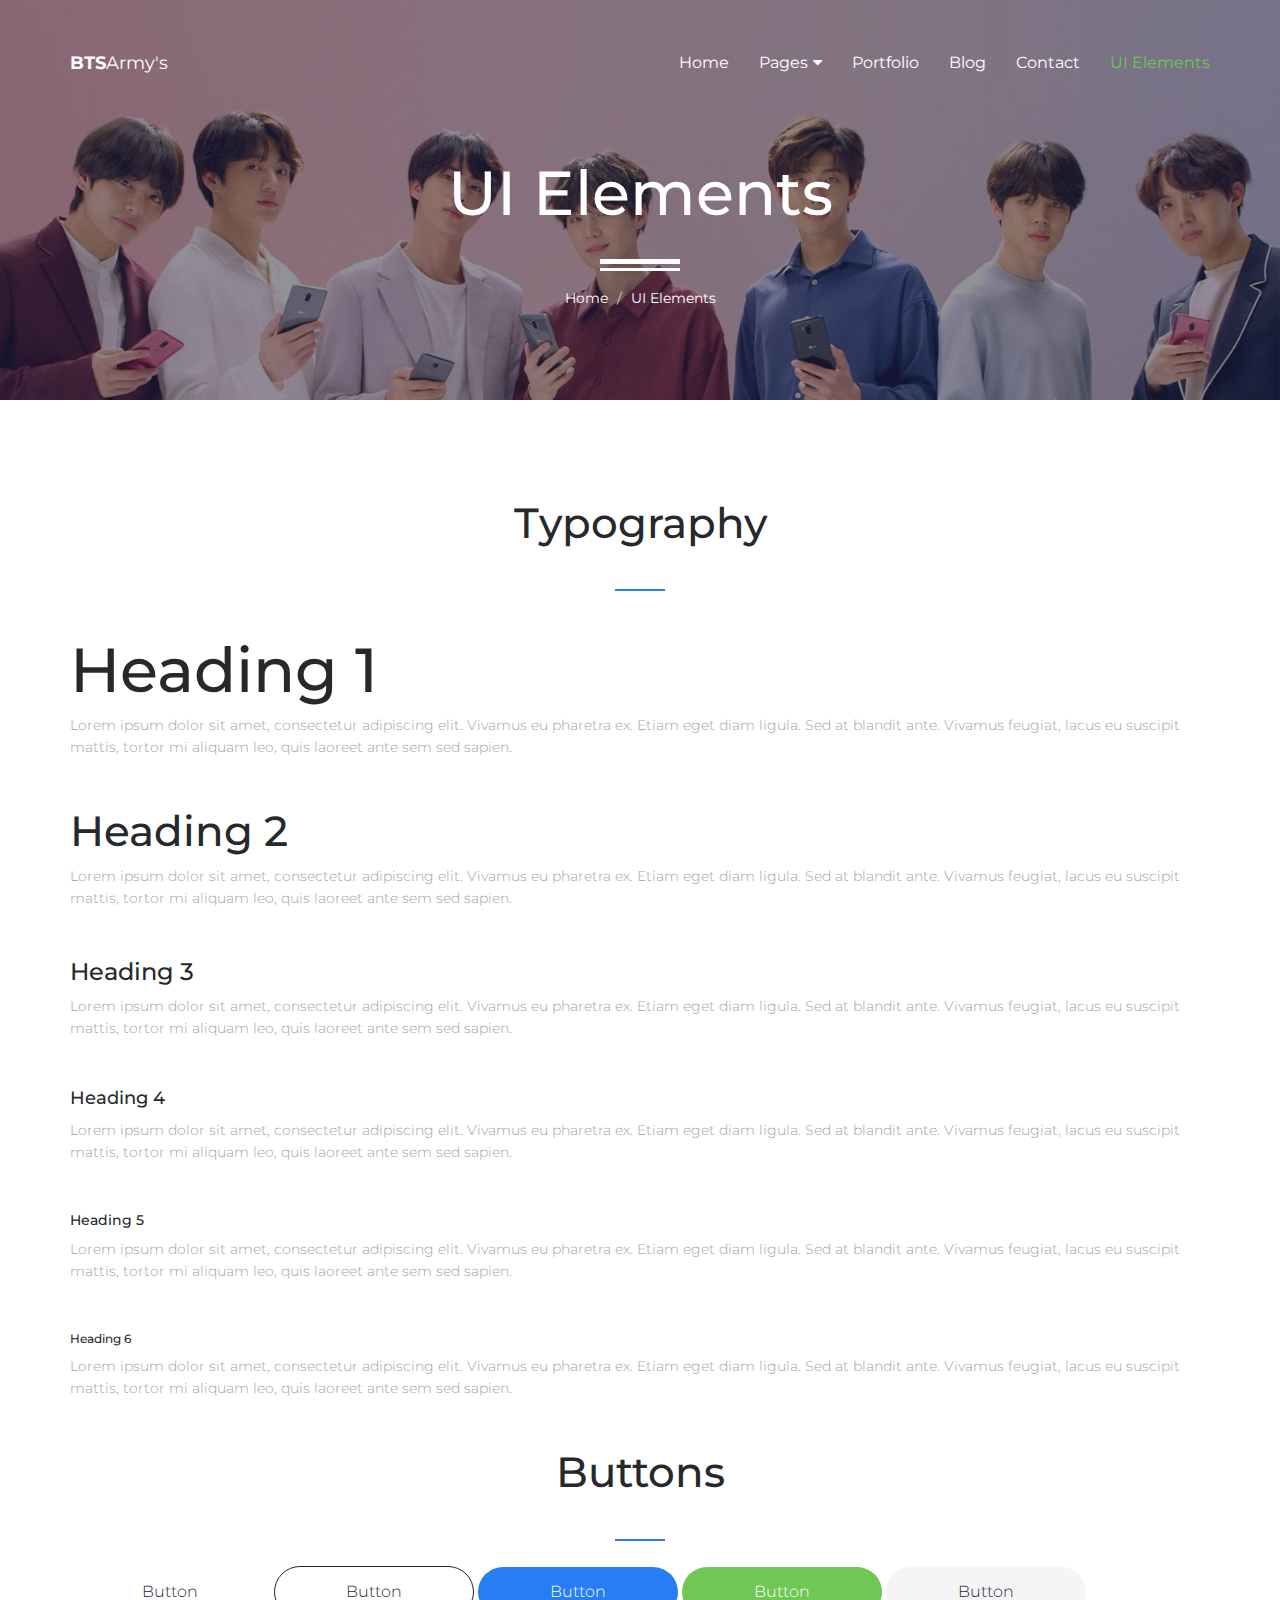
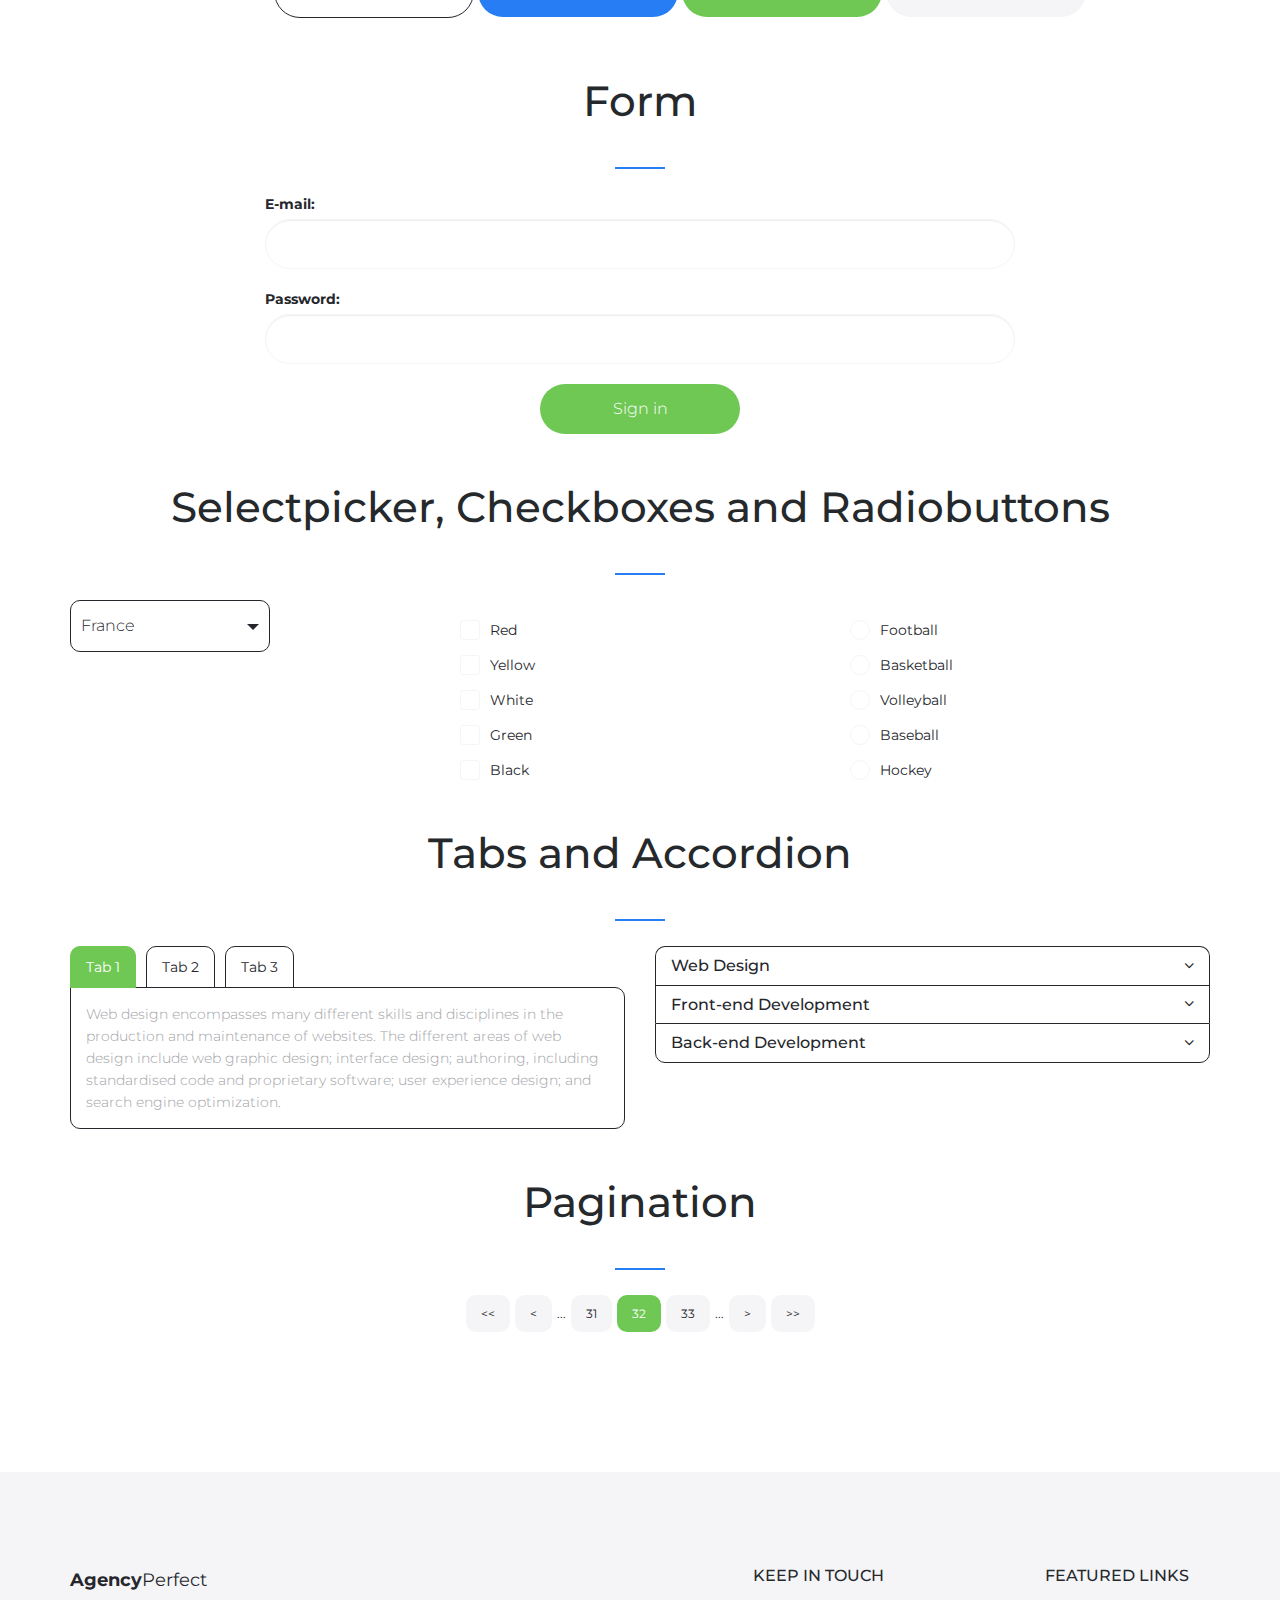
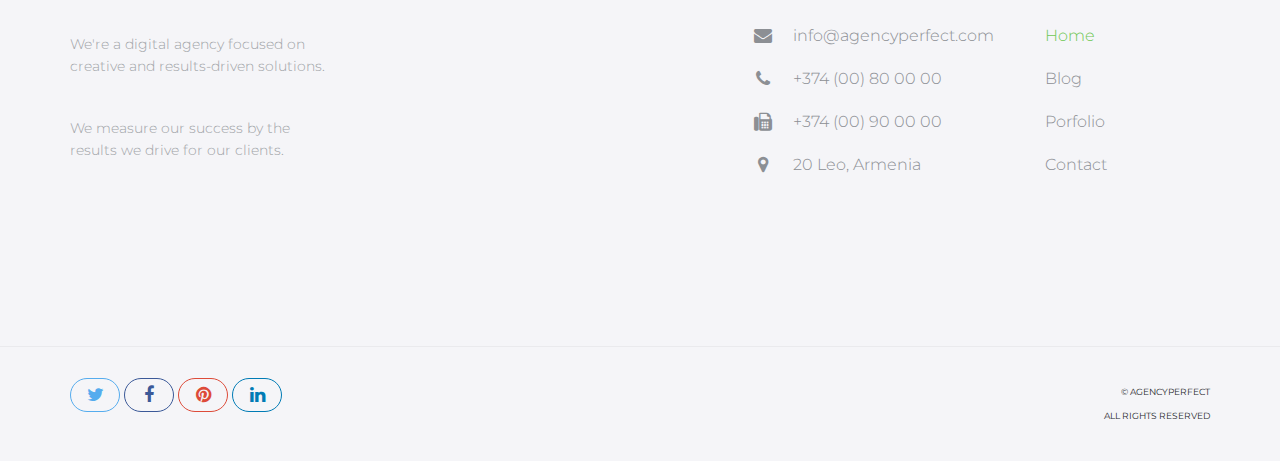
<file: ui-elements.html>
<!DOCTYPE html>
<html lang="en">
<head>

    <!-- Basic Page Needs
    ================================================== -->
    <meta http-equiv="Content-Type" content="text/html; charset=utf-8">
    <meta http-equiv="X-UA-Compatible" content="IE=edge">

    <title>UI Elements | My Responsive Website</title>

    <meta name="description" content="">
    <meta name="author" content="">
    <meta name="keywords" content="">

    <!-- Mobile Specific Metas
    ================================================== -->
    <meta name="viewport" content="width=device-width, minimum-scale=1.0, maximum-scale=1.0">
    <meta name="apple-mobile-web-app-capable" content="yes">

    <!-- Fonts -->
    <link href="https://fonts.googleapis.com/css?family=Montserrat:300,300i,400,600,700" rel="stylesheet">
    <link rel="stylesheet" href="http://cdnjs.cloudflare.com/ajax/libs/font-awesome/4.4.0/css/font-awesome.min.css">

    <!-- Favicon
    ================================================== -->
    <link rel="apple-touch-icon" sizes="180x180" href="assets/img/apple-touch-icon.png">
    <link rel="icon" type="image/png" sizes="16x16" href="assets/img/favicon.png">

    <!-- Stylesheets
    ================================================== -->
    <!-- Bootstrap core CSS -->
    <link href="assets/css/bootstrap.min.css" rel="stylesheet">

    <!-- Custom styles for this template -->
    <link href="assets/css/style.css" rel="stylesheet">
    <link href="assets/css/responsive.css" rel="stylesheet">

    <!-- HTML5 shim and Respond.js IE8 support of HTML5 elements and media queries -->
    <!--[if lt IE 9]>
    <script src="https://oss.maxcdn.com/libs/html5shiv/3.7.0/html5shiv.js"></script>
    <script src="https://oss.maxcdn.com/libs/respond.js/1.4.2/respond.min.js"></script>
    <![endif]-->

</head>
<body>

    <header id="masthead" class="site-header site-header-white">
        <nav id="primary-navigation" class="site-navigation">
            <div class="container">

                <div class="navbar-header">
                   
                    <a href="index.html" class="site-title"><span>BTS</span>Army's</a>

                </div><!-- /.navbar-header -->

                <div class="collapse navbar-collapse" id="agency-navbar-collapse">

                    <ul class="nav navbar-nav navbar-right">

                        <li><a href="index.html">Home</a></li>
                        <li class="dropdown"><a href="#" class="dropdown-toggle" data-toggle="dropdown">Pages<i class="fa fa-caret-down hidden-xs" aria-hidden="true"></i></a>

                            <ul class="dropdown-menu" role="menu" aria-labelledby="menu1">
                              <li><a href="portfolio.html">Portfolio</a></li>
                              <li><a href="blog.html">Blog</a></li>
                            </ul>

                        </li>
                        <li><a href="portfolio.html">Portfolio</a></li>
                        <li><a href="blog.html">Blog</a></li>
                        <li><a href="contact.html">Contact</a></li>
                        <li class="active"><a href="ui-elements.html">UI Elements</a></li>

                    </ul>

                </div>

            </div>   
        </nav><!-- /.site-navigation -->
    </header><!-- /#mastheaed -->

    <div id="hero" class="hero overlay subpage-hero portfolio-hero">
        <div class="hero-content">
            <div class="hero-text">
                <h1>UI Elements</h1>
                <ol class="breadcrumb">
                  <li class="breadcrumb-item"><a href="#">Home</a></li>
                  <li class="breadcrumb-item active">UI Elements</li>
                </ol>
            </div><!-- /.hero-text -->
        </div><!-- /.hero-content -->
    </div><!-- /.hero -->

    <main id="main" class="site-main">

        <section class="site-section section-ui-elements">
            <div class="container">

                <div class="typography">

                        <h2 class="text-center heading-separator">Typography</h2>

                        <h1>Heading 1</h1>
                        <p>Lorem ipsum dolor sit amet, consectetur adipiscing elit. Vivamus eu pharetra ex. Etiam eget diam ligula. Sed at blandit ante. Vivamus feugiat, lacus eu suscipit mattis, tortor mi aliquam leo, quis laoreet ante sem sed sapien.</p>

                        <h2 class="mt-50">Heading 2</h2>
                        <p>Lorem ipsum dolor sit amet, consectetur adipiscing elit. Vivamus eu pharetra ex. Etiam eget diam ligula. Sed at blandit ante. Vivamus feugiat, lacus eu suscipit mattis, tortor mi aliquam leo, quis laoreet ante sem sed sapien.</p>

                        <h3 class="mt-50">Heading 3</h3>
                        <p>Lorem ipsum dolor sit amet, consectetur adipiscing elit. Vivamus eu pharetra ex. Etiam eget diam ligula. Sed at blandit ante. Vivamus feugiat, lacus eu suscipit mattis, tortor mi aliquam leo, quis laoreet ante sem sed sapien.</p>

                        <h4 class="mt-50">Heading 4</h4>
                        <p>Lorem ipsum dolor sit amet, consectetur adipiscing elit. Vivamus eu pharetra ex. Etiam eget diam ligula. Sed at blandit ante. Vivamus feugiat, lacus eu suscipit mattis, tortor mi aliquam leo, quis laoreet ante sem sed sapien.</p>

                        <h5 class="mt-50">Heading 5</h5>
                        <p>Lorem ipsum dolor sit amet, consectetur adipiscing elit. Vivamus eu pharetra ex. Etiam eget diam ligula. Sed at blandit ante. Vivamus feugiat, lacus eu suscipit mattis, tortor mi aliquam leo, quis laoreet ante sem sed sapien.</p>

                        <h6 class="mt-50">Heading 6</h6>
                        <p>Lorem ipsum dolor sit amet, consectetur adipiscing elit. Vivamus eu pharetra ex. Etiam eget diam ligula. Sed at blandit ante. Vivamus feugiat, lacus eu suscipit mattis, tortor mi aliquam leo, quis laoreet ante sem sed sapien.</p>

                </div><!-- /.typography -->

                <div class="buttons mt-50">
                    <h2 class="text-center heading-separator">Buttons</h2>
                    <div class="row">
                        <div class="col-sm-12">
                            <a href="#" class="btn mb-10">Button</a>
                            <a href="#" class="btn btn-border mb-10">Button</a>
                            <a href="#" class="btn btn-fill mb-10">Button</a>
                            <a href="#" class="btn btn-green mb-10">Button</a>
                            <a href="#" class="btn btn-gray mb-10">Button</a>
                        </div>
                    </div>
                </div><!-- /.buttons -->

                <div class="row mt-50">
                    <div class="col-md-8 col-md-offset-2">
                        <h2 class="text-center heading-separator">Form</h2>
                        <form>
                            <div class="row">
                                <div class="col-sm-12">
                                    <div class="form-group">
                                      <label for="email">E-mail:</label>
                                      <input type="email" class="form-control" id="email">
                                    </div>
                                </div>
                                <div class="col-sm-12 mt-20">
                                    <div class="form-group">
                                      <label for="name">Password:</label>
                                      <input type="password" class="form-control" id="password">
                                    </div>
                                </div>
                            </div>
                            <div class="text-center mt-20">
                                <button class="btn btn-green">Sign in</button>
                            </div>
                        </form>
                    </div>
                </div><!-- /.form -->

                <div class="selectpicker-checkboxes-radiobtn mt-50">
                    <h2 class="text-center heading-separator">Selectpicker, Checkboxes and Radiobuttons</h2>
                    <div class="row">
                        
                        <div class="col-sm-4">
                            <select class="selectpicker">
                                <option>France</option>
                                <option>Spain</option>
                                <option>Italy</option>
                            </select>
                        </div>

                        <div class="col-sm-4 mt-20">
                            <div class="checkbox">
                                <input type="checkbox" id="checkbox1">
                                <label for="checkbox1">Red</label>
                            </div>
                            <div class="checkbox">
                                <input type="checkbox" id="checkbox2">
                                <label for="checkbox2">Yellow</label>
                            </div>
                            <div class="checkbox">
                                <input type="checkbox" id="checkbox3">
                                <label for="checkbox3">White</label>
                            </div>
                            <div class="checkbox">
                                <input type="checkbox" id="checkbox4">
                                <label for="checkbox4">Green</label>
                            </div>
                            <div class="checkbox">
                                <input type="checkbox" id="checkbox5">
                                <label for="checkbox5">Black</label>
                            </div>
                        </div>

                        <div class="col-sm-4 mt-20">
                            <div class="radio-btn">
                                <input type="radio" name="radio-btn" id="radio-btn1">
                                <label for="radio-btn1">Football</label>
                            </div>
                            <div class="radio-btn">
                                <input type="radio" name="radio-btn" id="radio-btn2">
                                <label for="radio-btn2">Basketball</label>
                            </div>
                            <div class="radio-btn">
                                <input type="radio" name="radio-btn" id="radio-btn3">
                                <label for="radio-btn3">Volleyball</label>
                            </div>
                            <div class="radio-btn">
                                <input type="radio" name="radio-btn" id="radio-btn4">
                                <label for="radio-btn4">Baseball</label>
                            </div>
                            <div class="radio-btn">
                                <input type="radio" name="radio-btn" id="radio-btn5">
                                <label for="radio-btn5">Hockey</label>
                            </div>
                        </div>
                    </div>
                </div><!-- /.selectpicker-checkboxes-radiobtn -->


                <div class="ui-tabs-accordion mt-50">
                    <h2 class="text-center heading-separator">Tabs and Accordion</h2>
                    <div class="row">   

                        <div class="col-md-6">

                            <ul class="nav nav-tabs tab-style" role="tablist">
                                <li class="active"><a aria-expanded="true" href="#htab1" role="tab" data-toggle="tab">Tab 1</a></li>
                                <li class=""><a aria-expanded="false" href="#htab2" role="tab" data-toggle="tab">Tab 2</a></li>
                                <li class=""><a aria-expanded="false" href="#htab3" role="tab" data-toggle="tab">Tab 3</a></li>
                            </ul><!-- /.nav-tabs -->

                            <div class="tab-content">
                                <div class="tab-pane fade active in" id="htab1">
                                    <p>Web design encompasses many different skills and disciplines in the production and maintenance of websites. The different areas of web design include web graphic design; interface design; authoring, including standardised code and proprietary software; user experience design; and search engine optimization.</p>
                                </div><!-- /.tab-pane  -->
                                <div class="tab-pane fade" id="htab2">
                                    <p>Front-end web development, also known as client-side development is the practice of producing HTML, CSS and JavaScript for a website or Web Application so that a user can see and interact with them directly.</p>
                                </div><!-- /.tab-pane -->
                                <div class="tab-pane fade" id="htab3">
                                    <p>A rule of thumb is that the front (or "client") side is any component manipulated by the user. The server-side (or "back end") code usually resides on the server, often far removed physically from the user.</p>
                                </div><!-- /.tab-pane  -->
                            </div><!-- /.tab-content -->

                        </div>

                        <div class="col-md-6">

                            <div class="panel-group accordion mb-50" id="accordion">
                                <div class="panel">
                                    <div class="panel-heading">
                                        <h4 class="panel-title">
                                            <a class="collapsed" aria-expanded="false" data-toggle="collapse" data-parent="#accordion" href="#collapseOne">
                                                Web Design
                                            </a>
                                        </h4><!-- /.panel-title -->
                                    </div><!-- /.panel-heading -->
                                    <div aria-expanded="false" id="collapseOne" class="panel-collapse collapse">
                                        <div class="panel-body">
                                            <p>Web design encompasses many different skills and disciplines in the production and maintenance of websites. The different areas of web design include web graphic design; interface design; authoring, including standardised code and proprietary software; user experience design; and search engine optimization.</p>
                                        </div><!-- /.panel-body -->
                                    </div><!-- /.panel-collapse -->
                                </div><!-- /.panel -->
                                <div class="panel">
                                    <div class="panel-heading">
                                        <h4 class="panel-title">
                                            <a aria-expanded="false" data-toggle="collapse" data-parent="#accordion" href="#collapseTwo" class="collapsed">
                                                Front-end Development
                                            </a>
                                        </h4><!-- /.panel-title -->
                                    </div><!-- /.panel-heading -->
                                    <div aria-expanded="false" id="collapseTwo" class="panel-collapse collapse">
                                        <div class="panel-body">
                                            <p>Front-end web development, also known as client-side development is the practice of producing HTML, CSS and JavaScript for a website or Web Application so that a user can see and interact with them directly.</p>
                                        </div><!-- /.panel-body -->
                                    </div><!-- /.panel-collapse -->
                                </div><!-- /.panel -->
                                <div class="panel">
                                    <div class="panel-heading">
                                        <h4 class="panel-title">
                                            <a aria-expanded="false" data-toggle="collapse" data-parent="#accordion" href="#collapseThree" class="collapsed">
                                                Back-end Development
                                            </a>
                                        </h4><!-- /.panel-title -->
                                    </div><!-- /.panel-heading -->
                                    <div aria-expanded="false" id="collapseThree" class="panel-collapse collapse">
                                        <div class="panel-body">
                                            <p>A rule of thumb is that the front (or "client") side is any component manipulated by the user. The server-side (or "back end") code usually resides on the server, often far removed physically from the user.</p>
                                        </div><!-- /.panel-body -->
                                    </div><!-- /.panel-collapse -->
                                </div><!-- /.panel -->
                            </div><!-- /.panel-group -->

                        </div>

                    </div>
                </div>

                <div class="ui-pagination mt-50">
                    <h2 class="text-center heading-separator">Pagination</h2>
                    <div class="row">
                        <div class="col-md-12 text-center">
                            <ul class="pagination">
                                <li><a href="#">&lt;&lt;</a></li>
                                <li><a href="#">&lt;</a></li>
                                <li class="more"><a href="#">...</a></li>
                                <li><a href="#">31</a></li>
                                <li class="active"><a href="#">32</a></li>
                                <li><a href="#">33</a></li>
                                <li class="more"><a href="#">...</a></li>
                                <li><a href="#">&gt;</a></li>
                                <li><a href="#">&gt;&gt;</a></li>
                            </ul><!-- /.pagination -->               
                        </div>
                    </div>
                </div><!-- /.ui-pagination -->

            </div>
        </section><!-- /.section-ui-elements -->

    </main><!-- /#main -->

    <footer id="colophon" class="site-footer">
        <div class="container">
            <div class="row">
                <div class="col-md-3 col-sm-4 col-xs-6">
                    <a class="site-title"><span>Agency</span>Perfect</a>
                    <p>We're a digital agency focused on creative and results-driven solutions.</p>
                    <p>We measure our success by the results we drive for our clients.</p>
                </div>
                <div class="col-lg-offset-4 col-md-3 col-sm-4 col-md-offset-2 col-sm-offset-0 col-xs-6 ">
                    <h3>Keep in touch</h3>
                    <ul class="list-unstyled contact-links">
                        <li><i class="fa fa-envelope" aria-hidden="true"></i><a href="mailto:info@agencyperfect.com">info@agencyperfect.com</a></li>
                        <li><i class="fa fa-phone" aria-hidden="true"></i><a href="tel:+37400800000">+374 (00) 80 00 00 </a></li>
                        <li><i class="fa fa-fax" aria-hidden="true"></i><a href="+37400900000">+374 (00) 90 00 00</a></li>
                        <li><i class="fa fa-map-marker" aria-hidden="true"></i><p>20 Leo, Armenia</p></li>
                    </ul>
                </div>
                <div class="clearfix visible-xs"></div>
                <div class="col-lg-2 col-md-3 col-sm-4 col-xs-6">
                    <h3>Featured links</h3>
                    <ul class="list-unstyled">
                        <li class="active"><a href="index.html">Home</a></li>
                        <li><a href="blog.html">Blog</a></li>
                        <li><a href="portfolio.html">Porfolio</a></li>
                        <li><a href="contact.html">Contact</a></li>
                    </ul>
                </div>
            </div>
        </div>
        <div class="copyright">
            <div class="container">
                <div class="row">
                    <div class="col-xs-8">
                        <div class="social-links">
                            <a class="twitter-bg" href="#"><i class="fa fa-twitter"></i></a>
                            <a class="facebook-bg" href="#"><i class="fa fa-facebook"></i></a>
                            <a class="pinterest" href="#"><i class="fa fa-pinterest"></i></a>
                            <a class="linkedin-bg" href="#"><i class="fa fa-linkedin"></i></a>
                        </div><!-- /.social-links -->
                    </div>
                    <div class="col-xs-4">
                        <div class="text-right">
                            <p>&copy; AgencyPerfect</p>
                            <p>All Rights Reserved</p>
                        </div>
                    </div>
                </div>
            </div>
        </div><!-- /.copyright -->
    </footer><!-- /#footer -->



    <!-- Bootstrap core JavaScript
    ================================================== -->
    <!-- Placed at the end of the document so the pages load faster -->
    <script src="https://ajax.googleapis.com/ajax/libs/jquery/3.1.1/jquery.min.js"></script>
    <script src="assets/js/bootstrap.min.js"></script>
    <script src="assets/js/bootstrap-select.min.js"></script>
    <script src="assets/js/jquery.slicknav.min.js"></script>
    <script src="assets/js/jquery.countTo.min.js"></script>
    <script src="assets/js/jquery.shuffle.min.js"></script>
    <script src="assets/js/script.js"></script>
  
</body>
</html>
</file>
<file: assets/css/style.css>
/*
 * Theme Name: 
 * Theme URI: 
 * Author: Milan Savov, Nikola Kostov
 * Author URI/Mail: milan.savov@gmail.com, nikolakostov1991@gmail.com
 * Version: 1.0
 * */

 /* TABLE OF CONTENT 
*
* - CUSTOM RESETS
    - Buttons
    - Forms
* - LAYOUT
* - HEADER 
    - Site Logo
    - Navigation
* - HERO (BANNER)
* - HOMEPAGE SECTIONS
    - Features 
    - Services
    - Map Feature 
    - Portfolio
    - Newsletter 
* - FOOTER
* - PAGES
    - PORTFOLIO
    - PORTFOLIO ITEM
    - BLOG
    - BLOG POST
    - CONTACT
*
*/


/* CUSTOM RESETS
================================================== */
a {
    transition: all 0.25s ease-in-out;
    -moz-transition: all 0.25s ease-in-out;
    -webkit-transition: all 0.25s ease-in-out;
    -o-transition: all 0.25s ease-in-out;
    -ms-transition: all 0.25s ease-in-out;
    cursor: pointer;
    color: #9fa3a7;
}

a:focus,
a:hover {
    color: #6fc754;
    outline: 0 none;
    text-decoration: none;
}

p {
    margin-bottom: 0;
    font-size: 14px;
    font-weight: 300;
    color: #9fa3a7;
    line-height: 22px;
}

h1 {
    font-size: 62px;
}

h2 {
    font-size: 42px;
}

h1,h2,h3,h4,h5 {
    color: #26292c;
}

p + p {
    margin-top: 40px;
}

/* Buttons */
.btn {
    line-height: 50px;
    min-width: 200px;
    font-size: 16px;
    font-weight: 300;
    border: 0;
    border-radius: 50px;
    color: #26272d;
    background-color: #fff;
    padding: 0;
    transition: color 0.25s ease-in-out, background-color 0.25s ease-in-out;
    -moz-transition: color 0.25s ease-in-out, background-color 0.25s ease-in-out;
    -webkit-transition: color 0.25s ease-in-out, background-color 0.25s ease-in-out;
    -o-transition: color 0.25s ease-in-out, background-color 0.25s ease-in-out;
    -ms-transition: color 0.25s ease-in-out, background-color 0.25s ease-in-out;
}

.btn-border {
    border: 1px solid #26272d;
}

.btn-fill {
    background-color: #267df4;
    color: #fff;
}

.btn-gray {
    background-color: #f5f5f8;
    color: #26272d;
}

.btn-green {
    background-color: #6fc754;
    color: #fff;  
}

.btn:hover,
button.btn:hover,
.btn:focus,
button.btn:focus {
    background-color: #26272d;
    color: #fff;
}

.btn-gray:hover,
.btn-gray:focus {
    background-color: #6fc754;
    color: #fff;    
}

/* 
 * Forms 
 */
/* Input fields */
.form-group {
    position: relative;
    margin: 0 auto;
    width: 100%;
}

.form-control {
    border-radius: 25px;
    height: 50px;
    padding: 15px 20px;
    border-color: #f5f5f8;
}

.form-control + .form-control {
    margin-top: 10px;
}

.form-control:focus {
    background-color: #f5f5f8;
    border-color: #f5f5f8;
    box-shadow: none;
    outline: none;
}

.form-group .btn {
    position: absolute;
    top: 5px;
    right: 5px;
    line-height: 40px;
    min-width: 60px;
    font-size: 16px;
    border-radius: 25px;
}

.form-control-comment {
    height: 100px;
    resize: none;
}

.search-form .form-group .form-control {
    padding-right: 80px;
}

/* ELEMENTS
================================================== */
/* Checkbox fields */
input[type=checkbox],
input[type=radio] {
    position: absolute;
    visibility: hidden;
    height: auto;
    margin-top: 0;
}

.checkbox {
    margin: 0;
} 

.checkbox + .checkbox,
.radio-btn + .radio-btn {
    margin-top: 15px;
}

.checkbox [type="checkbox"]:not(:checked) + label,
.checkbox [type="checkbox"]:checked + label {
    position: relative;
    padding-left: 30px;
    cursor: pointer;
}

.checkbox [type="checkbox"]:not(:checked) + label:before,
.checkbox [type="checkbox"]:checked + label:before {
    content: '';
    position: absolute;
    left:0; 
    width: 20px; 
    height: 20px;
    background-color: #fff;
    border: 1px solid #f5f5f8;
    border-radius: 3px;
    box-shadow: none;
    transition: border-color .2s;
    -webkit-transition: border-color .2s;
    -ms-transition: border-color .2s;
    -o-transition: border-color .2s;
    -ms-transition: border-color .2s;
}

.checkbox [type="checkbox"]:not(:checked) + label:after,
.checkbox [type="checkbox"]:checked + label:after {
    content: '\f00c';
    font-family: 'FontAwesome';
    position: absolute;
    top: 50%;
    left: 0;
    text-align: center;
    font-size: 15px;
    height: 20px;
    width: 20px;
    border-radius: 3px;
    color: #fff;
    background-color: #6fc754;
    transform: translateY(-50%);
    -webkit-transform: translateY(-50%);
    -ms-transform: translateY(-50%);
    -o-transform: translateY(-50%);
    -ms-transform: translateY(-50%);
      transition: opacity .2s;
    -webkit-transition: opacity .2s;
    -ms-transition: opacity .2s;
    -o-transition: opacity .2s;
    -ms-transition: opacity .2s;
}

.checkbox [type="checkbox"]:not(:checked) + label:after {
    opacity: 0;
}

.checkbox [type="checkbox"]:checked + label:after {
    opacity: 1;
}

.checkbox [type="checkbox"]:disabled:not(:checked) + label:before,
.checkbox [type="checkbox"]:disabled:checked + label:before {
    box-shadow: none;
    border-color: #bbb;
    background-color: #ddd;
}

.checkbox [type="checkbox"]:disabled:checked + label:after {
    color: #999;
}
.checkbox [type="checkbox"]:disabled + label {
    color: #aaa;
}

.checkbox [type="checkbox"]:checked:focus + label:before,
.checkbox [type="checkbox"]:not(:checked):focus + label:before {
    border: 1px dotted #6fc754;
}

.checkbox [type="checkbox"]:not(:checked) + label:hover:before,
.checkbox [type="checkbox"]:checked + label:hover:before {
    border: 1px solid #6fc754;
}

/* Radiobutton fields */
.radio-btn label {
    font-weight: 400;
}

.radio-btn [type="radio"]:not(:checked) + label,
.radio-btn [type="radio"]:checked + label {
    position: relative;
    padding-left: 30px;
    cursor: pointer;
    margin-bottom: 0;
}

.radio-btn [type="radio"]:not(:checked) + label:before,
.radio-btn [type="radio"]:checked + label:before {
    content: '';
    position: absolute;
    left:0; 
    top: 50%;
    width: 20px;
    height: 20px;
    background-color: #fff;
    border: 1px solid #f5f5f8;
    border-radius: 50px;
    box-shadow: none;
    transform: translateY(-50%);
    -webkit-transform: translateY(-50%);
    -ms-transform: translateY(-50%);
    -o-transform: translateY(-50%);
    -ms-transform: translateY(-50%);
    transition: border-color .2s;
    -webkit-transition: border-color .2s;
    -ms-transition: border-color .2s;
    -o-transition: border-color .2s;
    -ms-transition: border-color .2s;
}

.radio-btn [type="radio"]:not(:checked) + label:after,
.radio-btn [type="radio"]:checked + label:after {
    content: '';
    position: absolute;
    width: 12px;
    height: 12px;
    top: 50%;
    left: 4px;
    background-color: #6fc754;
    border-radius: 50px;
    transform: translateY(-50%);
    -webkit-transform: translateY(-50%);
    -ms-transform: translateY(-50%);
    -o-transform: translateY(-50%);
    -ms-transform: translateY(-50%);
    transition: opacity .2s;
    -webkit-transition: opacity .2s;
    -ms-transition: opacity .2s;
    -o-transition: opacity .2s;
    -ms-transition: opacity .2s;
}

.radio-btn [type="radio"]:not(:checked) + label:after {
    opacity: 0;
}
.radio-btn [type="radio"]:checked + label:after {
    opacity: 1;
}

.radio-btn [type="radio"]:disabled:not(:checked) + label:before,
.radio-btn [type="radio"]:disabled:checked + label:before {
    box-shadow: none;
    border-color: #bbb;
    background-color: #ddd;
}

.radio-btn [type="radio"]:disabled:checked + label:after {
    color: #999;
}

.radio-btn [type="radio"]:disabled + label {
    color: #aaa;
}

.radio-btn [type="radio"]:checked:focus + label:before,
.radio-btn [type="radio"]:not(:checked):focus + label:before {
    border: 1px dotted #6fc754;
}

.radio-btn [type="radio"]:checked + label:hover:before,
.radio-btn [type="radio"]:not(:checked) + label:hover:before {
    border: 1px solid #6fc754;
}

/* Selectpicker */
select {
    position: absolute !important;
    bottom: 0;
    left: 50%;
    display: block !important;
    width: .5px !important;
    height: 100% !important;
    padding: 0 !important;
    opacity: 0 !important;
    border: none;
}

.bootstrap-select .btn {
    border: 1px solid #26272d;
    border-radius: 10px;
}

.bootstrap-select span.pull-left {
    padding-left: 10px;
}

.bootstrap-select.btn-group .dropdown-menu.inner {
    position: static; *
    float: none;
    border: 0;
    padding: 0;
    margin: 0;
    border-radius: 0;
    -webkit-box-shadow: none;
    box-shadow: none;
}

.bootstrap-select.open .dropdown-menu {
    display: block;
    border: 1px solid #26272d; 
    border-radius: 10px;
}

.bootstrap-select.btn-group .dropdown-menu {
    padding: 5px 0;
    min-width: 100%;
    overflow: hidden;
    -webkit-box-sizing: border-box;
    -moz-box-sizing: border-box;
    box-sizing: border-box;
    z-index: 9999;
}

.bootstrap-select .dropdown-menu {
    display: none;
    visibility: visible;
    opacity: 1;
    padding: 0;
}

.bootstrap-select .bs-caret {
    float: right;
    padding-right: 10px;
}

.bootstrap-select .bs-caret .caret {
    border-top: 6px dashed;
    border-top: 6px solid\9;
    border-right: 6px solid transparent;
    border-left: 6px solid transparent;   
}

.bootstrap-select .selected {
    color: #6fc754;
}

.bootstrap-select .check-mark {
    display: none;
}

/*  Tabs  */
.tab-style {
    border-bottom: none;
}

.tab-style + .tab-content {
    padding: 15px;
    border: 1px solid #26272d;
    border-bottom-left-radius: 10px;
    border-bottom-right-radius: 10px;
    border-top-right-radius: 10px;
}

.nav-tabs.tab-style > li.active > a,
.nav-tabs.tab-style > li > a:hover {
    border: 1px solid #6fc754;
    background-color: #6fc754;
    color: #fff;
}

.nav-tabs.tab-style > li > a {
    position: relative;
    color: #26272d;
    margin-right: 0;
    border: 1px solid #26272d;
    border-top-left-radius: 10px;
    border-top-right-radius: 10px;
}

.nav-tabs.tab-style > li + li {
    margin-left: 10px;
}

/* Accordion */
.accordion.panel-group {
    margin-bottom: 0;
}

.accordion.panel-group .panel + .panel {
    margin-top: 0;
}

.accordion .panel {
    border: 0;
    box-shadow: none;
    border: 1px solid #26272d;
    border-bottom: 0;
    border-radius: 0;
}

.accordion .panel:first-child,
.accordion .panel:first-child .panel-heading a {
    border-top-right-radius:10px;
    border-top-left-radius:10px;
}

.accordion .panel:last-child {
    border-bottom-right-radius:10px;
    border-bottom-left-radius:10px;
    border-bottom: 1px solid #26272d;
}

.accordion .panel:last-child .panel-heading a.collapsed {
    border-bottom-right-radius:10px;
    border-bottom-left-radius:10px;
}

.accordion .collapsed {
    height: auto;
}

.accordion .panel-heading {
    background-color: transparent;
    padding: 0;
}

.accordion .panel-heading a {
    display: inline-block;
    position: relative;
    width: 100%;
    padding: 10px 40px 10px 15px;
}

.accordion .panel-heading a.collapsed {
    background-color: transparent;
    color: #26272d;
}

.accordion .panel-heading a.collapsed:hover,
.accordion.accordion-gray .panel-heading a.collapsed:hover,
.accordion .panel-heading a {
    background-color: #6fc754;   
    color: #fff; 
}

.accordion .panel-heading a.collapsed::after {
    content: "\f107";
}

.accordion .panel-heading a::after {
    font-family: "FontAwesome";
    content: "\f106";
    position: absolute;
    top: 50%;
    right: 15px;
    transform: translateY(-50%);
    -moz-transform: translateY(-50%);
    -o-transform: translateY(-50%);
    -ms-transform: translateY(-50%);
    -webkit-transform: translateY(-50%);
}

.panel-group .panel-heading+.panel-collapse>.list-group, 
.panel-group .panel-heading+.panel-collapse>.panel-body {
    border: none;
}

/* Pagination */
.pagination {
  margin: 0;
  vertical-align: middle;
}

.pagination > li > a {
  border: none;
  color: #292a2c;
  background-color: #f5f5f8;
  padding: 10px 15px;
  border-radius: 10px;
  font-size: 12px;
}

.pagination > li + li > a {
  margin-left: 5px;
}

.pagination > li.active > a,
.pagination > li > a:hover,
.pagination > li.active > a:hover {
  background-color: #6fc754;
  color: #fff;
}

.pagination > li:first-child > a {
  border-top-left-radius: 10px;
  border-bottom-left-radius: 10px;
}

.pagination > li:last-child > a {
  border-top-right-radius: 10px;
  border-bottom-right-radius: 10px;
}

.pagination > li.more > a {
  margin-left: 0;
  padding: 10px 5px;
  pointer-events: none;
  background-color: transparent;
}

.pagination > li.more + li > a {
  margin-left: 0;
}

/* LAYOUT
================================================== */
html, body {
    width: 100%;
    height: 100%;
    margin: 0;
    padding: 0;
    font-family: 'Montserrat', sans-serif;
    color: #26272d;
}

.img-res {
    display: block;
    width: 100vw;
    height: 100vh;
    max-width: 100%;
    max-height: 100%;
    object-fit: cover;
}

/* Background colors */
.gray-bg {
  background-color: #f5f5f8;
}

/* Margin and padding resets */
.mb-10 {margin-bottom: 10px;}
.mt-20 {margin-top: 20px;}
.mt-50 {margin-top: 50px;}

/* HEADER
================================================== */
.site-header {
    position: absolute;
    padding: 50px 0 0;
    background-color: transparent;
    width: 100%;
    z-index: 3;
}

/* Site-logo */
.site-title {
    font-size: 18px;
    line-height: 26px;
    color: #26272d;
}

.site-title:hover {
    color: #26272d;   
}

.site-title span {
    font-weight: 700;
}

.site-title a:hover {
    color: #fff;
}

/* Navigation */
.navbar-collapse {
    text-align: center;
}

.navbar-nav {
    float: none;
    display: inline-block;
}

.navbar-nav > li > a, 
.slicknav_nav > li > a {
    padding: 0;
    font-size: 16px;
    position: relative;
    color: #26272d;
    line-height: 26px;
}

.site-header-white .navbar-nav > li > a,
.site-header-white .site-title {
    color: #fff;
}

.navbar-nav > li > a i {
    margin-left: 5px;
}

.navbar-nav > li + li {
    margin-left: 30px;
}

.nav .open > a, 
.nav .open > a:focus, 
.nav .open > a:hover,
.navbar-nav > li > a:hover,
.navbar-nav > li > a:focus,
.navbar-nav > li.active > a,
.navbar-collapse li a:hover,
.dropdown.open > a, 
.site-header-white .dropdown.open > a,
.dropdown-menu a:hover, 
.dropdown:hover > a, 
.dropdown-menu>li>a:focus,
.dropdown-menu li a:hover,
.slicknav_nav > li.active a,
.slicknav_open .slicknav_arrow,
.slicknav_nav > li a:hover {
    background-color: transparent;
    color: #6fc754;
}

.navbar-toggle {
    border-color: #fff;
    margin: 0 15px 0 0;
    position: relative;
    top: -1px;
}

.navbar-toggle:hover,
.navbar-toggle[aria-expanded=true] {
    background-color: #fff;
    border-color: #000;
    cursor: pointer;
}

.navbar-toggle:hover .icon-bar,
.navbar-toggle[aria-expanded=true] .icon-bar {
    background-color: #000;
}

.navbar-toggle  .icon-bar {
    background-color: #fff;
}

.navbar-nav .dropdown-menu {
    display: block;
    opacity: 0;
    visibility: hidden;
    border-radius: 0;
    min-width: 130px;
    border: 0;
    border-top: 5px solid #6fc754;
    top: 140%;
    transition: all 0.4s;
    -moz-transition: all 0.4s;
    -webkit-transition: all 0.4s;
    -o-transition: all 0.4s;
    -ms-transition: all 0.4s;
}

.navbar-nav li a:hover + .dropdown-menu,
.navbar-nav .dropdown-menu:hover {
    opacity: 1;
    visibility: visible;
    top: 100%;
    transition-delay: 0s;
}

.dropdown-menu li a {
    padding: 5px 15px;
    position: relative;
    left: 0;
}

.dropdown-menu li a:hover {
    left: 15px;
}

/* HERO
================================================== */
.hero { 
    background: url(../img/mem2.jpg) no-repeat center / cover; 
    height: 100%;
    width: 100%;
    display: table;
    position: relative;
}

.overlay:before {
  content: '';
  background-color: rgba(255,255,255,0.5);
  height: 100%;
  width: 100%;
  position: absolute;
  top: 0;
  left: 0;
  z-index: 0;
}

.hero-content {
    display: table-cell;
    vertical-align: middle;
    padding-top: 75px;
}

.hero-text {
    max-width: 890px;
    width: 100%;
    margin: 0 auto;
    padding: 0 15px;
    text-align: center;
}

.hero-text h1 {
    position: relative;
    margin: 0;
}

.hero-text p {
    position: relative;
    margin: 45px 0 30px;
    font-size: 20px;
    color: #26272d;
}

.hero-text .btn {
    position: relative;
    background-color: transparent;
}

.hero-text .btn:hover {
    background-color: #26272d;
    color: #fff;
}

.hero .breadcrumb {
    padding-top: 60px;
    margin-bottom: 0;
}

.hero .breadcrumb:before {
    content: '';
    display: block;
    position: absolute;
    left: 50%;
    bottom: 45px;
    height: 12px;
    width: 80px;
    border-top: 5px solid #fff;
    border-bottom: 3px solid #fff;
    transform: translateX(-50%);
    -moz-transform: translateX(-50%);
    -webkit-transform: translateX(-50%);
    -o-transform: translateX(-50%);
    -ms-transform: translateX(-50%);
}

.subpage-hero {
    height: 400px;
}

.subpage-hero.overlay:before {
    background-color: rgba(38,39,45,0.5);
}

.subpage-hero .hero-content,
.subpage-hero .hero-content h1,
.subpage-hero a  {
    color: #fff;
}

.subpage-hero a:hover {
    color: #6fc754;
}

.portfolio-hero {
    background: url(../img/mem2.jpg) no-repeat center / cover;     
}

.blog-hero {
    background: url(../img/mem.jpg) no-repeat center / cover;     
}

/* SITEMAIN
================================================== */
/* site-section */
.site-section {
   padding: 100px 0 140px;
}

.subheading-text {
    font-size: 20px;
    font-style: italic;
}

.heading-separator {
    position: relative;
    margin: 0;
    padding-bottom: 70px;
}

.heading-separator:after {
    content: "";
    position: absolute;
    bottom: 25px;
    left: 0;
    right: 0;
    height: 2px;
    width: 50px;
    margin: 0 auto;
    background-color: #267df4;
}

/* Section: Features */
.section-features h2 {
    padding-bottom: 40px;
    font-size: 30px;
}

.section-features img {
    position: absolute;
    right: 15px;
    height: 380px;
}

/* Section: Services */
.section-services .subheading-text {
    margin-bottom: 90px;
}

.section-services .col-md-3:nth-child(n+5) .service {
    margin-top: 60px;
}

.service {
    min-height: 250px;
}

.service-title {
    margin: 35px 0 25px;
    font-size: 13px;
    text-transform: uppercase;
}

.service-info {
    font-size: 13px; 
}

/* Section: Map Feature */
.section-map-feature {
    padding-top: 250px;
    background: #071021 url(../img/map.png) no-repeat top center / cover; 
}

.section-map-feature h2 {
    padding-bottom: 30px;
    margin: 0;
}

.section-map-feature h2,
.section-map-feature p {
    color: #fff;
}

.section-map-feature .btn {
    margin: 80px 0 215px;
}

.counter {
    margin-bottom: 30px;
    font-size: 40px;
    font-weight: 300;
    line-height: 1;
}

.counter-item h3 {
    margin: 0;
    font-size: 16px;
    color: #0960d7;
}

/* Section: Portfolio */
.portfolio-item {
    margin-top: 30px;
}

.portfolio-item {
    height: 270px;
    position: relative;
}

.portfolio-item:before {
    content: "";
    position: absolute;
    left: 0;
    top: 0;
    right: 100%;
    bottom: 0;
    background-color: #f5f5f8;
    transition: right 0.25s ease-in-out;
    -moz-transition: right 0.25s ease-in-out;
    -webkit-transition: right 0.25s ease-in-out;
    -o-transition: right 0.25s ease-in-out;
    -ms-transition: right 0.25s ease-in-out;
}

.portfolio-item:hover:before {
    right: 25%;
}

.portfolio-item-title,
.portfolio-item a {
    position: absolute;
    left: 0px;
    margin: 0;
    font-size: 16px;
    opacity: 0;
}

.portfolio-item-title {
    width: 150px; 
    top: 15px;  
    transition: left 0.25s ease-in-out, opacity 0.25s ease-in-out;
    -moz-transition: left 0.25s ease-in-out, opacity 0.25s ease-in-out;
    -webkit-transition: left 0.25s ease-in-out, opacity 0.25s ease-in-out;
    -o-transition: left 0.25s ease-in-out, opacity 0.25s ease-in-out;
    -ms-transition: left 0.25s ease-in-out, opacity 0.25s ease-in-out;
}

.portfolio-item:hover .portfolio-item-title {
    left: 15px;
    opacity: 1;
}

.portfolio-item a {
    bottom: 15px;
    color: #26272d;
    padding: 5px 12px;
    border: 1px solid #26272d;
    border-radius: 50px;
}

.portfolio-item:hover a {
    left: 55%;
    opacity: 1;
}

.portfolio-item a:hover {
    background-color: #26272d;
    color: #fff;
}

.portfolio-item a i {
    width: 16px;
    text-align: center;
}

/* Section: Newsletter */
.section-newsletter h2 {
    padding-bottom: 30px;
    margin: 0;
}

.newsletter-group {
    max-width: 550px;
}

.newsletter-group .form-control {
    padding-right: 125px;
}

.newsletter-group .btn {
    min-width: 120px;
}

/* FOOTER
================================================== */
.site-footer {
    background-color: #f5f5f8;
    padding-top: 95px;
}

.site-footer .site-title {
    display: inline-block;
    margin-bottom: 40px;
}

.site-footer h3 {
    font-size: 16px;
    text-transform: uppercase;
    margin:0 0 40px;
}

.site-footer > .container {
    padding-bottom: 170px;
}

.site-footer .list-unstyled li + li {
    margin-top: 20px;
}

.contact-links li {
    position: relative;
}

.contact-links li i {
    position: absolute;
    top: 50%;
    width: 20px;
    text-align: center;
    font-size: 18px;
    color: #8c8f94;
    transform: translateY(-50%);
    -moz-transform: translateY(-50%);
    -webkit-transform: translateY(-50%);
    -o-transform: translateY(-50%);
    -ms-transform: translateY(-50%);
}

.contact-links li a,
.contact-links li p {
    margin-left: 40px;
}

.list-unstyled {
    margin-bottom: 0;
}

.list-unstyled li a,
.list-unstyled li p {
    font-size: 16px;
    color: #8c8f94;
    font-weight: 300;
}

.list-unstyled li a:hover,
.list-unstyled li.active a {
    color: #6fc754;
}

/* Copyright */
.copyright {
    padding: 30px 0;
    border-top: 1px solid rgba(38, 41, 44, 0.05);
}

.social-links a {
    line-height: 36px;
    padding: 5px 15px;
    font-size: 18px;
    border: 1px solid;
    border-radius: 50px;
}

.social-links a:hover {
    color: #fff;
}

.social-links a i {
    width: 18px;
    text-align: center;
}

a.twitter-bg {
    color: #55acee;
    border-color: #55acee; 
}

a.twitter-bg:hover {
    background-color: #55acee;
}

a.facebook-bg {
  color: #3b5998;
  border-color: #3b5998;
}

a.facebook-bg:hover{
  background-color: #3b5998;
}

a.pinterest {
  color: #dd4b39;
  border-color: #dd4b39;
} 

a.pinterest:hover{
  background-color: #dd4b39;
} 

a.linkedin-bg {
  color: #007bb5;
  border-color: #007bb5;
}

a.linkedin-bg:hover {
  background-color: #007bb5;
}

.copyright .text-right {
    padding: 4px 0;
}

.copyright p {
    font-size: 9px;
    font-weight: 400;
    text-transform: uppercase;
    color: #26272d;
}

.copyright p + p {
    margin-top: 2px;
}

/* PAGES
================================================== */
.subpage-site-section {
    padding: 60px 0;
}

.breadcrumb {
    background-color: transparent;
    position: relative;
}

.breadcrumb .active {
    color: #fff;
}

/* 
 * Portfolio
 */
.portfolio-sorting li:nth-child(-n+3){
    margin-bottom: 5px;
}

.portfolio-sorting li a {
    line-height: 40px;
    min-width: 120px;
    font-size: 16px;
}

.portfolio-sorting li .active {
    background-color: #6fc754;
    color: #fff;  
    box-shadow: none;   
}

#grid {
    margin-top: 25px;
}

#grid .col-md-4 {
    display: none;
}

#loadMore {
    margin-top: 30px;
}

#loadMore.disabled {
    background-color: #eee;
    color: #000;
    opacity: 0.3;
}

/* 
 * Portfolio-item
 */
.project-img {
    height: 480px;
}

.project-img + .project-img  {
    margin-top: 20px;
}

.project-info h5 {
    font-size: 18px;
    text-transform: uppercase;
    margin: 0;
}

.project-description,
.project-date-category {
    margin: 30px 0 0;
}

.project-date-category p + p {
    margin-top: 10px;
}

.project-date-category p span {
    font-size: 14px;
    text-transform: uppercase; 
    color: #26272d;
    font-weight: 400;
}

.project-info .btn {
    margin-top: 25px;
    line-height: 40px;
    min-width: 120px;
}

.project-info .social-links {
    margin-top: 25px;
}

.section-related-projects {
    padding-top: 0;
}

/* 
 * Blog
 */
.blog-post + .blog-post {
    margin-top: 60px;
}

.blog-post img {
    height: 480px;
}

.post-content,
.post-content .text-right,
.post-meta {
    margin-top: 25px;
}

.blog-post .post-title {
    padding: 0;
    margin: 0;
    font-size: 18px;
    font-weight: 600;
    text-transform: uppercase;
}

.post-content p {
    margin: 25px 0 0;
}

.post-content .post-title a {
    color: #26292c;
}

.post-content a {
    color: #8c8f94;   
}

.post-content .read-more {
    position: relative;
    padding-right: 30px;
    text-transform: uppercase;
}

.post-content .read-more:after {
    content: '';
    display: block;
    background-color: #8c8f94;  
    width: 20px;
    height: 2px;
    position: absolute;
    right: 0;
    top: 8px;
    transition: background-color 0.25s ease-in-out;
    -moz-transition: background-color 0.25s ease-in-out;
    -webkit-transition: background-color 0.25s ease-in-out;
    -o-transition: background-color 0.25s ease-in-out;
    -ms-transition: background-color 0.25s ease-in-out;
}

.post-content .read-more:hover:after {
    background-color: #6fc754; 
}

.blog-post a:hover + .post-content .post-title a,
.post-content a:hover {
    color: #6fc754;
}

.post-meta {
    padding: 5px 0;
}

.post-meta span {
    padding: 6px 0;
}

.post-meta span + span {
    margin-left: 40px;
}

.post-meta span a {
    position: relative;
    padding: 6px 0 6px 40px;
}

.post-meta i,
.post-author img {
    position: absolute;
    left: 0;
    top: 0;
}

.post-author img {
    height: 30px;
    width: 30px;
}

.post-meta i {
    font-size: 30px;
}

.post-category i {
    top: 1px;
}

.section-blog .ui-pagination {
    margin-top: 60px;
}

/* 
 * Blog post
 */
/* Post Comments */
.post-comments {
    margin-top: 40px;
}

.post-comments h3,
.respond h3 {
    font-size: 16px;
    margin: 30px 0 15px;
    text-transform: uppercase;
}

.post-comment {
    padding-left: 70px;
    position: relative;
}

.post-comment + .post-comment,
.replied + .post-comment {
    margin-top: 30px;
}

.replied {
    margin: 20px 0 0 70px;
    padding-top: 20px;
    border-top: 1px solid rgba(38,41,44, 0.05)
}

.post-comment img {
    width: 70px;
    height: 70px;
    position: absolute;
    left: 0;
    top: 0;
}

.post-comment-content-details {
    background-color: #f5f5f8;
    padding: 10px 0 10px 20px;
}

.post-comment-content-details p {
    display: inline-block;
    color: #8c8f94;
}

.post-comment-content-details p + p {
    margin: 0 0 0 20px;
}

.post-comment-date i {
    margin-right: 5px;
    line-height: 18px;
}

.comment {
    padding: 15px 0 0 20px;
}

.comment + .comment {
    margin-top: 0px;
}

.comment-reply {
    margin-top: 5px;
}

/* Respond */
.respond .form-control + .btn {
    margin-top: 10px;
}

/* Sidebar */
.sidebar {
    padding-left: 30px;
}

.widget + .widget {
    margin-top: 60px;
}

.widget-title {
    font-size: 18px;
    margin: 0 0 30px;
    text-transform: uppercase;
    letter-spacing: 1px;   
}

.widget .list-unstyled a:hover {
    padding-left: 15px;
}

.widget .list-unstyled li + li {
    margin-top: 20px;
}

.widget-categories li a span {
    float: right;
}

.widget-tags .list-unstyled li + li {
    margin-top: 10px;
    padding-top: 10px;
    border-top: 1px solid rgba(38,41,44,0.05)
}

/* 
 * Contact
 */
/* Section: Contact-us */
.section-contact-us h2 {
    font-size: 18px;
    text-transform: uppercase;
    padding-bottom: 50px;
    letter-spacing: 1px;
}

.section-contact-us .form-group label,
.contact-info h3 {
    margin: 0 0 10px 20px;
    color: #26292c;
    font-size: 16px;
    font-weight: 300; 
}

.section-contact-us textarea {
    height: 130px;
}

.section-contact-us .btn {
    margin-top: 35px;
}

.contact-info {
    padding-left: 30px;
}

.contact-info h3 {
    margin-left: 0;
    color: #8c8f94;
}

.contact-info .list-unstyled li {
    font-size: 14px;
    font-weight: 300;
    color: #8c8f94;
}

.contact-info .list-unstyled + h3,
.contact-info a + h3 {
    margin-top: 30px;
}

.section-contact-us .row + .form-group,
.section-contact-us .form-group + .form-group {
    margin-top: 25px;
}

/* Section: map */
.section-map {
  height: 500px;
  width: 100%
}
</file>
<file: assets/css/responsive.css>
/*==========  Non-Mobile First Method  ==========*/

/* Large Devices, Wide Screens */
@media only screen and (max-width : 1199px) {
	/* CUSTOM RESETS */
	h1 {
		font-size: 52px;
	}

	/* HERO */
	.hero-text p {
		font-size: 18px;
		margin: 35px 0 25px;
	}

	/* SITEMAIN */
	/* Section: Map Feature */
	.section-map-feature {
	    padding-top: 200px;
	}

	.section-map-feature .btn {
		margin: 60px 0 165px;
	}
}

/* Medium Devices, Desktops */
@media only screen and (max-width : 991px) {
	/* CUSTOM RESETS */
	h1 {
		font-size: 42px;
	}

	h2 {
		font-size: 36px;
	}

	p + p {
		margin-top: 25px;
	}

	.accordion {
		margin-top: 30px;
	}

	/* Buttons */
	.btn {
		line-height: 40px;
		min-width: 170px;
	}

	/* HEADER */
	.site-header {
		padding-top: 40px;
	}

	/* HERO */
	.hero-content {
		padding-top: 65px;
	}

	.hero-text {
		max-width: 750px;
	}

	.hero-text p {
		font-size: 16px;
		margin: 25px 0 15px;
	}

	/* SITEMAIN */
	/* site-section */
	.site-section {
	   padding: 60px 0 100px;
	} 

	.heading-separator {
		padding-bottom: 50px
	}

	.heading-separator:after {
		bottom: 20px;
	}

	.subheading-text {
	    font-size: 18px;
	}

	/* Section: Features */
	.section-features h2 {
	    font-size: 26px;
	}

	/* Section: Services */
	.section-services .subheading-text {
	    margin-bottom: 60px;
	}

	.section-services .col-md-3:nth-child(n+3) .service {
	    margin-top: 30px;
	}

	.service-title {
		margin: 25px 0 10px;
	}

	/* Section: Map Feature */
	.section-map-feature {
	    padding-top: 150px;
	}

	.section-map-feature h2 {
		padding-bottom: 25px;
	}

	.section-map-feature .btn {
		margin: 45px 0 115px;
	}

	/* Section: Newsletter */
	.section-newsletter h2 {
		padding-bottom: 25px;
	}

	/* FOOTER */
	.site-footer {
		padding-top: 55px;
	}

	.site-footer > .container {
	    padding-bottom: 120px;
	}

	.site-footer h3,
	.site-footer .site-title {
		margin-bottom: 20px;
	}

	.site-footer .list-unstyled li + li {
		margin-top: 15px;
	}

	/* PAGES */
	/* 
	 * Portfolio-item
	 */
	.project-info h5 {
		margin-top: 25px;
	}

	/* 
	 * Blog
	 */
	/* Sidebar */
	.sidebar {
		margin-top: 40px;
		padding-left: 0;
	}
}

/* Small Devices, Tablets */
@media only screen and (max-width : 767px) {
	/* CUSTOM RESETS */
	h1 {
		font-size: 32px;
	}

	h2 {
		font-size: 28px;
	}

	p + p {
		margin-top: 15px;
	}

	/* Buttons */
	.btn {
		min-width: 140px;
		font-size: 14px;
	}
	
	/* Elements */
	/* Tabs */
	.nav-tabs > li {
		float: none;
	}

	.nav-tabs.tab-style > li + li {
		margin-left: 0;
	}

	.tab-style + .tab-content {
		border-top-right-radius: 0;
		border-top:0;
	}

	.nav-tabs.tab-style > li > a {
		margin: 1px 0;
	}

	.nav-tabs.tab-style > li:nth-child(-n+2) > a {
		border-bottom: 0;
	}

	.nav-tabs.tab-style > li:nth-child(n+2) > a {
		border-radius: 0;
	}

	/* Pagination */
	.pagination > li > a {
	    padding: 10px 10px;
	}

	/* HEADER */
	.site-header {
		padding-top: 20px;
	}
	
	.navbar-header .site-title {
		padding-left: 15px;
	}

	/* Navigation */
	.site-navigation {
		position: absolute;
	}

	.main-menu {
		display: none;
	}

	.slicknav_menu,
	.slicknav_item {
		position: relative;
		z-index: 9999;
	}

	.slicknav_btn {
		position: absolute;
		right: 0;
		margin: 0 15px 0 0;
		padding: 5px;
		z-index: 9999;
	}

	.act .slicknav_btn {
		height: 22px;
		position: fixed;
	}

	.slicknav_icon-bar {
		height: 2px;
		width: 22px;
		display: block;
		background-color: #26272d;
		-webkit-transition: all 0.3s;
		-moz-transition: all 0.3s;
		-ms-transition: all 0.3s;
		-o-transition: all 0.3s;
		transition: all 0.3s;
	}

	.slicknav_icon-bar + .slicknav_icon-bar {
		margin-top: 4px;
	}

	.site-header-white .slicknav_icon-bar {
		background-color: #fff;
	}

	.site-header-white  .act .slicknav_icon-bar {
		background-color: #26272d;
	}

	.act .slicknav_icon-bar:first-child, 
	.act .slicknav_icon-bar:last-child  { 
		position: absolute;
		top: 10px;
		height: 3px;
	}

	.act .slicknav_icon-bar:first-child {
		-webkit-transform: rotate(45deg);
		-moz-transform: rotate(45deg);
		-ms-transform: rotate(45deg);
		-o-transform: rotate(45deg);
		transform: rotate(45deg);
	}

	.act .slicknav_icon-bar:last-child  {
		-webkit-transform: rotate(-45deg);
		-moz-transform: rotate(-45deg);
		-ms-transform: rotate(-45deg);
		-o-transform: rotate(-45deg);
		transform: rotate(-45deg);
	}

	.act .slicknav_icon-bar:nth-child(2) {
		opacity: 0;
	}

	.act .slicknav_icon-bar + .slicknav_icon-bar  {
  		margin-top: 0px;
	}

	.slicknav_nav {
		background-color: #f5f5f8;
		padding-left: 0;
		list-style: none;
		position: fixed;
		left: 0;
		top: 0;
		z-index: 100;
		height: 100%;
		width: 100%;
		overflow-y: scroll;
		text-align: center;
	}

	.act .slicknav_nav {
		-webkit-transform: scale(1);
		transform: scale(1);
	}

	.slicknav_nav > li:first-child {
		margin-top: 70px;
	}

	.slicknav_nav > li:last-child {
		margin-bottom: 60px;
	}

	.slicknav_nav > li {
		padding: 5px 0;
		-webkit-transition: all 400ms 510ms;
		transition: all 400ms 510ms;
		opacity: 0;
	}

	.slicknav_nav > li {
		-webkit-transform: translateY(50%);
		      transform: translateY(50%);
	}

	.act .slicknav_nav > li {
		opacity: 1;
		-webkit-transform: translateX(0);
		      transform: translateX(0);
	}

	.slicknav_nav > li a {
		display: inline-block;
		color: #26272d;
		font-size: 14px;
	}

	.slicknav_arrow {
		position: absolute;
		right: -40px;
		bottom: 0;
		padding: 0 8px;
	}

	.slicknav_nav ul.dropdown-menu {
		display: none;
		position: relative;
		visibility: visible;
		opacity: 1;
	}

	.slicknav_nav .dropdown-menu {
		position: static;
		float: none;
		width: auto;
		margin-top: 0;
		background-color: transparent;
		border: 0;
		-webkit-box-shadow: none;
		box-shadow: none;
		transition: none;
		-moz-transition: none;
		-webkit-transition: none;
		-o-transition: none;
		-ms-transition: none;
		-webkit-transition-delay: 0s;
		transition-delay: 0s;
	}

	.slicknav_nav .dropdown-menu li {
		text-align: center;
		padding: 5px 0;
	}

	/* HERO */
	.hero-content {
		padding-top: 45px;
	}

	.hero-text p {
		font-size: 14px;
		margin: 20px 0 10px;
	}

	/* SITEMAIN */
	/* site-section */
	.site-section {
	   padding: 30px 0 60px;
	} 

	.subheading-text {
	    font-size: 16px;
	}

	/* Section: Features */
	.section-features h2 {
	    padding-bottom: 15px;
	    font-size: 22px;
	}

	.section-features img {
		position: relative;
	    height: 180px;
	}

	/* Section: Services */
	.section-services .subheading-text {
	    margin-bottom: 20px;
	}

	.section-services .col-md-3 .service {
	    margin-top: 20px;
	}

	.service-title {
		margin: 15px 0 5px;
	}

	/* Section: Map Feature */
	.section-map-feature {
	    padding-top: 100px;
	}

	.section-map-feature h2 {
		padding-bottom: 25px;
	}

	.section-map-feature .btn {
		margin: 30px 0 65px;
	}

	.counter {
		margin: 15px 0;
		font-size: 32px;
	}

	/* Section: Portfolio */
	.portfolio-item {
	    margin-top: 15px;
	}

	.section-portfolio .col-xs-6:nth-child(odd) {
		padding-right: 7.5px;
	}

	.section-portfolio .col-xs-6:nth-child(even) {
		padding-left: 7.5px;
	}

	.portfolio-item:hover a {
		left: 50%;
	}

	/* Section: Newsletter */
	.section-newsletter h2 {
		padding-bottom: 15px;
	}

	.newsletter-group .btn {
		min-width: 100px;
	}

	/* FOOTER */
	.site-footer {
		padding-top: 25px;
	}

	.site-footer > .container {
	    padding-bottom: 50px;
	}

	.site-footer h3,
	.site-footer .site-title {
		margin-bottom: 15px;
	}

	.site-footer .list-unstyled li + li {
		margin-top: 10px;
	}

	.site-footer > .container .col-xs-6:last-child h3 {
		margin-top: 15px;
	}

	/* Copyright */
	.copyright {
		padding: 15px 0;
	}
	
	/* PAGES */
	/* Portfolio */
	#grid {
		margin-top: 25px;
	}

	/* 
	 * Project item
	 */
	.project-img {
		height: 240px;
	}

	.project-img + .project-img {
		margin-top: 15px;
	}

	.project-info h5,
	.project-info .btn,
	.project-info .social-links {
		margin-top: 15px;
	}

	.project-description,
	.project-date-category {
		margin-top: 20px;
	}

	.project-date-category p + p {
		margin-top: 5px;
	}

	/* 
	 * Blog
	 */
	.blog-post + .blog-post,
	.section-blog .ui-pagination {
    	margin-top: 30px;
	}
	.blog-post img {
		height: 240px;
	}

	.post-content,
	.post-content .text-right,
	.post-meta,
	.post-content p {
	    margin-top: 15px;
	}

	.post-author img {
    	height: 30px;
	}

	.post-meta span {
		font-size: 12px;
	}

	.post-meta i {
	    font-size: 26px;
	}

	.post-meta span a {
		padding-left: 35px;
	}

	.post-meta span + span {
		margin-left: 10px;
	}

	.post-comment {
		padding-left: 50px;
	}

	.post-comment img {
		height: 65px;
		width: 50px;
	}

	.replied {
		margin-left: 50px;
	}

	/* Sidebar */
	.widget + .widget {
		margin-top: 30px;
	}

	.widget-title {
		margin-bottom: 15px;
	}

	.widget .list-unstyled li + li {
		margin-top: 10px;
	}

	.widget-tags .list-unstyled li + li {
		margin-top: 5px;
		padding-top: 5px
	}

	/* 
	 * Contact
	 */
	/* Section: Contact-us */
	.section-contact-us h2 {
		padding-bottom: 30px;
	}

	.contact-info {
		margin-top: 40px;
		padding-left: 0;
	}

	.section-contact-us .row .col-sm-7 .col-sm-6 + .col-sm-6 {
		margin-top: 25px;
	}

	.contact-info .list-unstyled + h3, 
	.contact-info a + h3 {
		margin: 15px 0 10px;
	}
}

/* Extra Small Devices, Phones */ 
@media only screen and (max-width : 479px) {
	/* SITEMAIN */

	.section-services .col-xs-6 {
		width: 100%;
	}

	.section-services .col-xs-6 .service{
		min-height: 100%;
	}

	/* Section: Portfolio */
	.section-portfolio .col-xs-6 {
		width: 100%;
	}

	.section-portfolio .col-xs-6:not(:first-child) .portfolio-item {
	    margin-top: 0;
	}

	.section-portfolio .col-xs-6:nth-child(odd),
	.section-portfolio .col-xs-6:nth-child(even) {
		padding: 0;
	}

	/* FOOTER */
	.site-footer .col-xs-6 {
		width: 100%;
	}

	.site-footer > .container .col-xs-6:nth-child(n+2) h3 {
		margin-top: 25px;
	}

	/* Copyright */
    .copyright .col-xs-8,
    .copyright .col-xs-4 {
    	width: 100%;
    	text-align: center;
    }

    .copyright .text-right {
    	text-align: center;
    	padding: 10px 0 0
    }
	/* PAGES */
    /* Project item */
    .section-related-projects .col-xs-6 {
		width: 100%;
	}

	.section-related-projects .portfolio-item {
	    margin-top: 0;
	}

	.section-related-projects .col-xs-6:nth-child(odd),
	.section-related-projects .col-xs-6:nth-child(even) {
		padding: 0;
	}

	/* Blog */
	.post-meta span {
		display: block;
	}

	.post-meta span + span {
		margin: 10px 0 0;
	}

	.post-comment-content-details p {
		display: block
	}

	.post-comment-content-details p + p {
		margin: 5px 0 0 0;
	}
}

/* Custom, iPhone Retina */ 
@media only screen and (max-width : 320px) {

}
</file>
